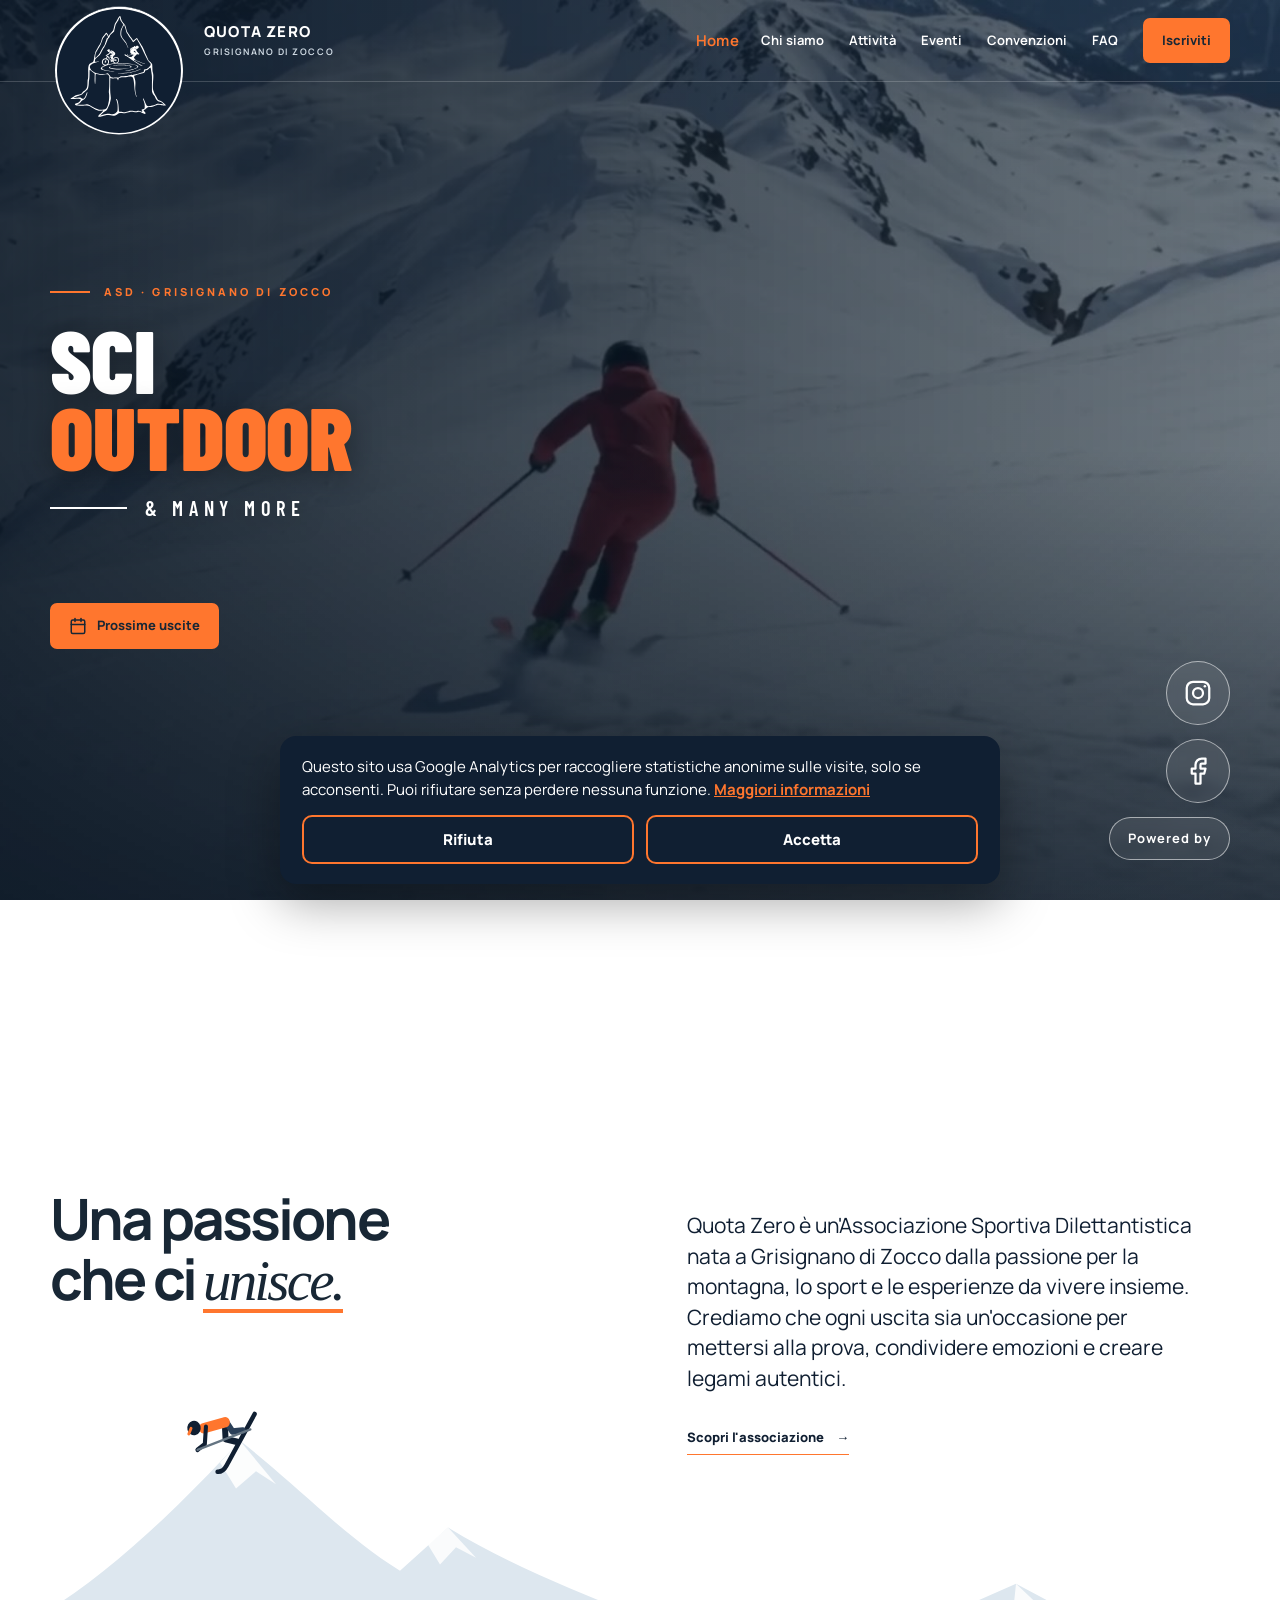
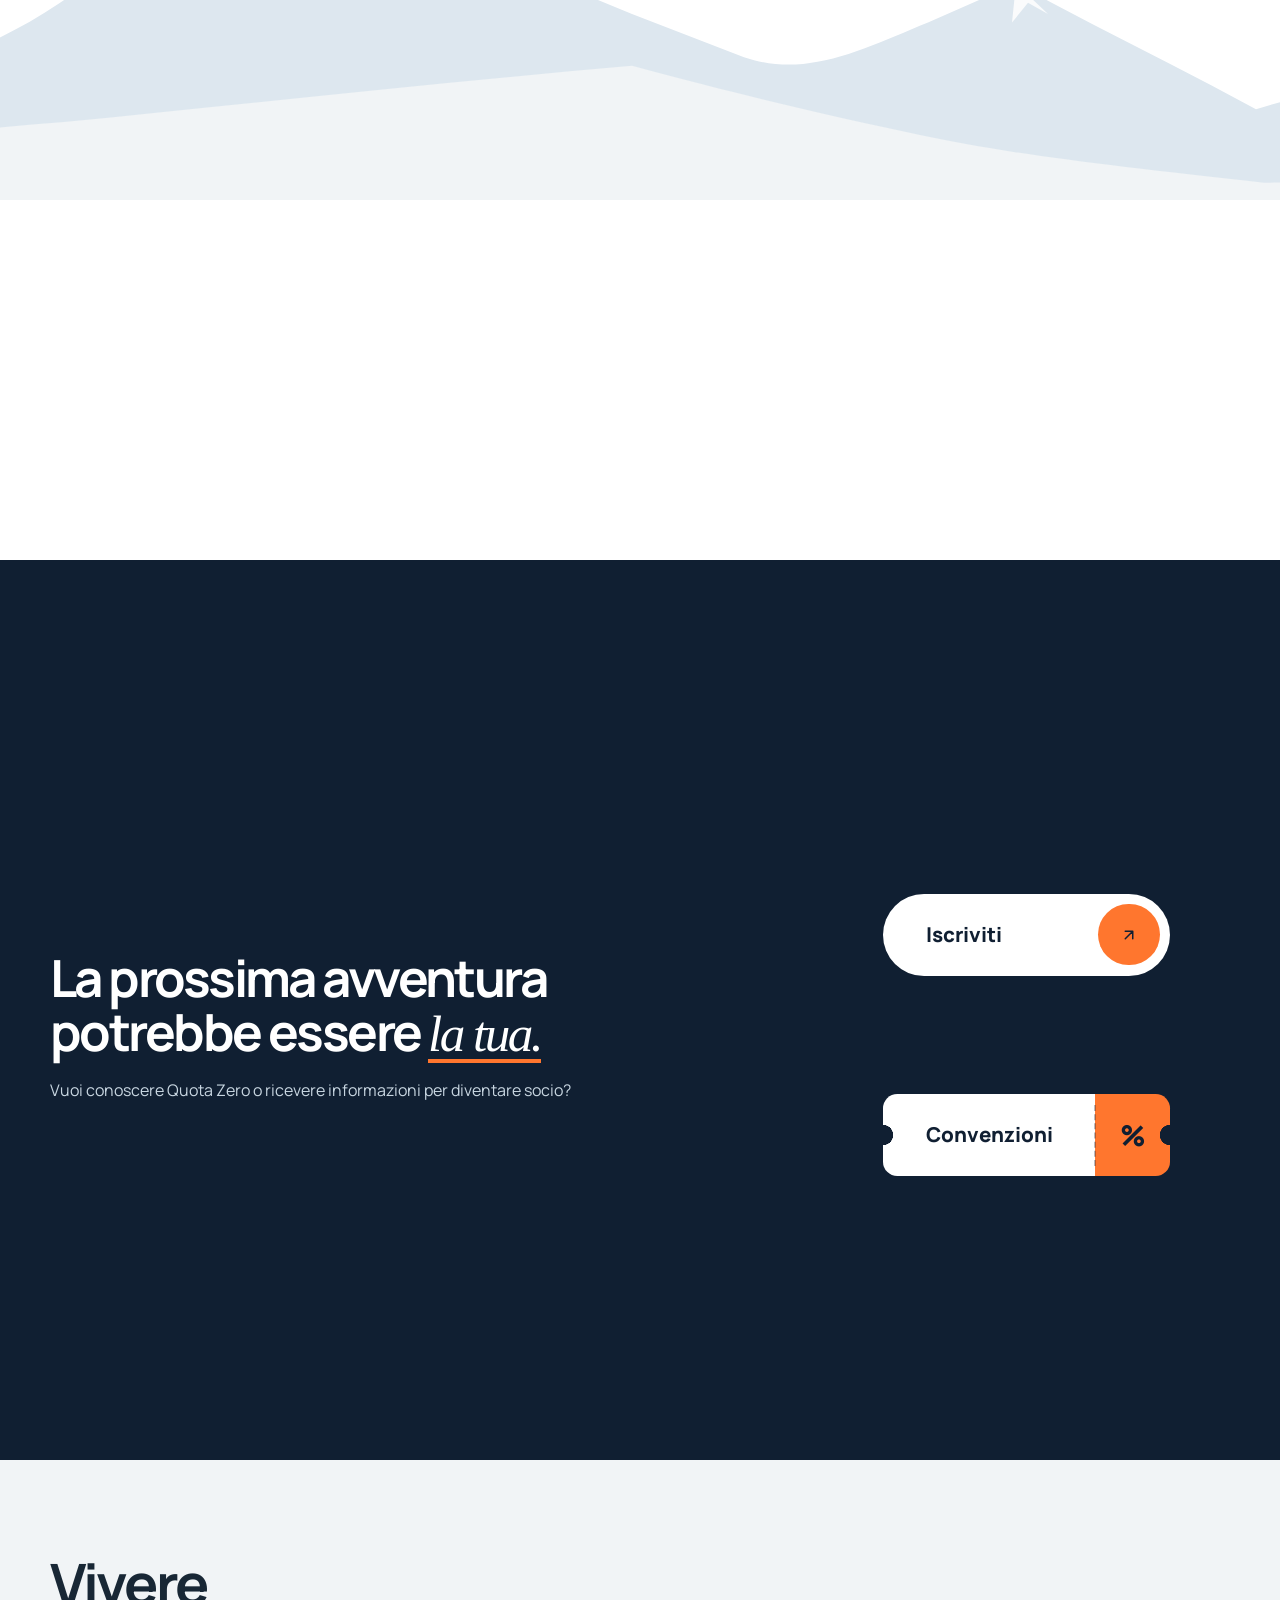
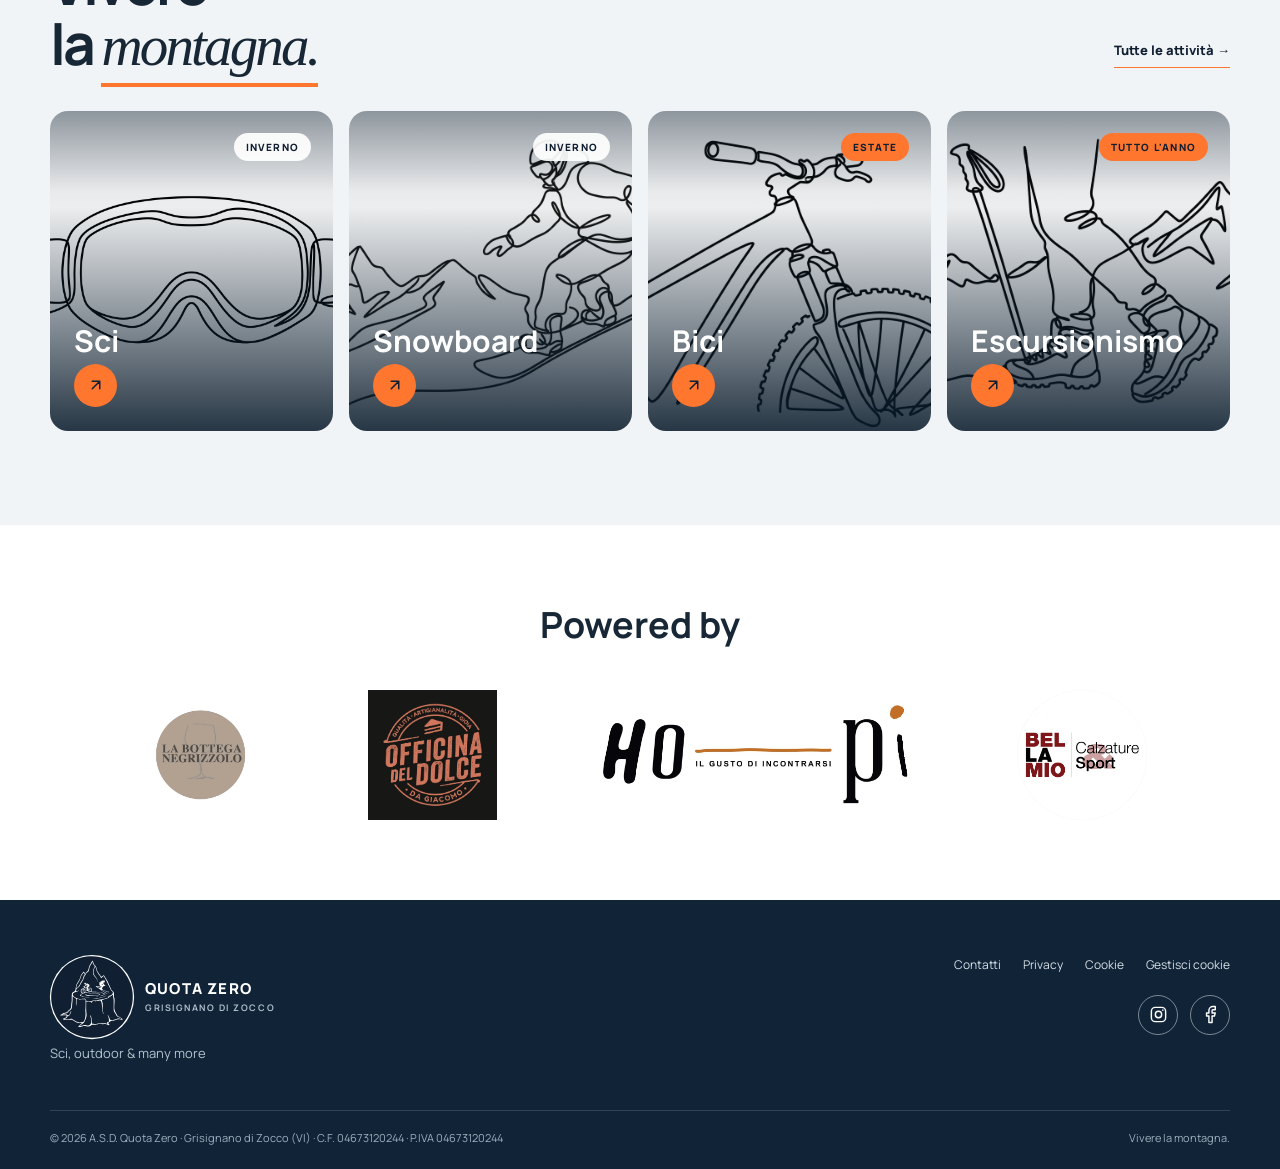
<file: index.html>
<!doctype html>
<html lang="it">

<head>
  <meta charset="utf-8">
  <meta name="viewport" content="width=device-width, initial-scale=1">
  <meta name="description"
    content="Quota Zero: sci, escursionismo ed esperienze da condividere. Associazione con sede a Grisignano di Zocco.">
  <meta name="theme-color" content="#172e49">
  <meta property="og:title" content="Quota Zero">
  <meta property="og:description" content="Sci, escursionismo, eventi e attività da vivere insieme.">
  <title>Quota Zero</title>
  <link rel="icon" type="image/svg+xml" sizes="any" href="assets/img/favicon.svg">
  <link rel="stylesheet" href="css/style.css">
  <script defer src="js/main.js"></script>
  <script defer src="js/home.js"></script>
  
  
</head>

<body>
  <div id="site-header"></div>
  <script src="js/layout.js"></script>

  <main>
    <section class="hero">
      <video class="hero-video" autoplay muted loop playsinline preload="metadata" poster="assets/img/hero-poster.jpg"
        aria-hidden="true">
        <source src="assets/video/hero-montagna.mp4" type="video/mp4">
      </video>

      <div class="hero-shade"></div>

      <div class="hero-content container">

        <div class="hero-title-group hero-reveal reveal-2">
          <p class="hero-kicker">ASD · GRISIGNANO DI ZOCCO</p>

          <h1 class="hero-title">
            <span class="line">Sci</span>
            <span class="line line-accent">outdoor</span>
            <span class="line-more">&amp; many more</span>
          </h1>

          <p class="hero-description">
            La tua prossima avventura inizia qui.<br>
            <strong>Tu ci sei?</strong>
          </p>
        </div>

        <div class="button-row hero-reveal reveal-4">
          <a class="button button-accent button-agenda" href="pages/eventi.html">
            <svg class="btn-icon" viewBox="0 0 24 24" fill="none" stroke="currentColor" stroke-width="2"
              stroke-linecap="round" stroke-linejoin="round" aria-hidden="true">
              <rect x="3" y="4" width="18" height="18" rx="2" ry="2"></rect>
              <line x1="16" y1="2" x2="16" y2="6"></line>
              <line x1="8" y1="2" x2="8" y2="6"></line>
              <line x1="3" y1="10" x2="21" y2="10"></line>
            </svg>
            <span>Prossime uscite</span>
          </a>
          <a class="button button-glass hero-iscriviti" href="pages/diventa-socio.html">Iscriviti</a>
        </div>
      </div>

      <div class="hero-scroll">
        <span></span>
        SCOPRI QUOTA ZERO
      </div>
      <div class="hero-social-wrap container">
        <div class="hero-social">

          <a href="https://www.instagram.com/quota_zero_outdoor/" target="_blank" rel="noopener" aria-label="Instagram"
            data-label="Instagram">
            <svg viewBox="0 0 24 24" fill="none" stroke="currentColor" stroke-width="1.8" stroke-linecap="round"
              stroke-linejoin="round" aria-hidden="true">
              <rect x="3" y="3" width="18" height="18" rx="5" />
              <circle cx="12" cy="12" r="4" />
              <circle cx="17.5" cy="6.5" r="1" fill="currentColor" stroke="none" />
            </svg>
          </a>
          <a href="https://www.facebook.com/profile.php?id=61596130182358" target="_blank" rel="noopener"
            aria-label="Facebook" data-label="Facebook">
            <svg viewBox="0 0 24 24" fill="none" stroke="currentColor" stroke-width="1.8" stroke-linecap="round"
              stroke-linejoin="round" aria-hidden="true">
              <path d="M18 2h-3a5 5 0 0 0-5 5v3H7v4h3v8h4v-8h3l1-4h-4V7a1 1 0 0 1 1-1h3z" />
            </svg>
          </a>
          <a class="hero-powered" href="#sponsor">Powered by</a>
        </div>
      </div>
    </section>

    <section class="intro-section" id="intro">
      <div class="intro-stage">

        <div class="container intro-content">
          <div class="intro-grid">
            <h2 class="reveal-on-scroll">Una passione<br>che ci <em class="underline-draw">unisce.</em></h2>
            <div>
              <p class="lead reveal-on-scroll" style="--delay:.2s">Quota Zero è un'Associazione Sportiva Dilettantistica
                nata a Grisignano di Zocco
                dalla passione per la montagna, lo sport e le esperienze da vivere insieme. Crediamo che ogni uscita sia
                un'occasione per mettersi alla prova, condividere emozioni e creare legami autentici.</p>
              <a class="text-link reveal-on-scroll" style="--delay:.4s" href="pages/associazione.html">Scopri
                l'associazione
                <span>→</span></a>
            </div>
          </div>
        </div>


        <svg class="ski-scene" viewBox="0 0 1600 520" preserveAspectRatio="none" aria-hidden="true">
          <g class="mobile-ski-scene">
            <g class="mountain-landscape">
              <!-- MONTAGNE AZZURRE: profilo alpino esteso -->
              <path d="
      M-600,520
      L-600,430
      C-400,420 -220,390 -100,365
      C40,335 160,245 300,105
      C370,155 430,215 500,255
      L560,205
      C630,245 710,275 790,305
      L930,355
      C1010,380 1080,345 1160,315
      L1270,270
      C1370,320 1470,365 1570,415
      L1700,380
      L2200,430
      L2200,520
      Z" fill="#dde7ef" />

              <!-- Neve sulle cime -->
              <path d="M300,105 L345,155 L320,140 L295,160 L275,130 Z" fill="#fff" opacity=".9" />

              <path d="M560,205 L595,240 L570,228 L550,248 L535,225 Z" fill="#fff" opacity=".85" />

              <path d="M1270,270 L1310,305 L1285,292 L1265,315 Z" fill="#fff" opacity=".85" />


              <!-- MONTAGNA BIANCA ANTERIORE -->
              <!-- La sua cresta incontra il tracciato arancione -->
              <path d="
     M-600,520
L-600,475

C-350,465 -120,445 80,430
C300,410 540,385 790,365

C950,405 1050,425 1150,445
S1380,480 1580,500

C1750,500 1950,480 2200,460

L2200,520
Z" fill="#f1f4f6" />

            </g>
            <!-- TRACCIATO SCIATORE -->
            <path id="ski-trail" d="
    M300,105

    C270,155 320,205 400,245
    S550,300 650,330
    S750,355 790,365

    C950,405 1050,425 1150,445
    S1380,480 1580,500

    C1630,505 1690,510 1760,515
    C1820,518 1880,520 1950,520

" fill="none" stroke="#ff762e" stroke-width="3" stroke-linecap="round" />


            <!-- SCIATORE -->
            <g id="skier">
              <g transform="scale(1.5)">

                <path d="M-24,0 L22,0 Q28,0 30,-4" stroke="#101f32" stroke-width="3.6" stroke-linecap="round"
                  fill="none" />

                <path d="M-4,-17 L5,-11 L2,-2" stroke="#101f32" stroke-width="5" stroke-linecap="round"
                  stroke-linejoin="round" fill="none" />

                <path d="M-7,-18 L-3,-9 L-8,-2" stroke="#2a3f58" stroke-width="5" stroke-linecap="round"
                  stroke-linejoin="round" fill="none" />

                <path d="M-6,-18 L7,-31" stroke="#ff762e" stroke-width="8" stroke-linecap="round" fill="none" />

                <path d="M5,-30 L17,-24 L24,-27" stroke="#101f32" stroke-width="3.4" stroke-linecap="round"
                  stroke-linejoin="round" fill="none" />

                <path d="M24,-27 L-12,3" stroke="#647482" stroke-width="1.8" stroke-linecap="round" fill="none" />

                <circle cx="11" cy="-38" r="5.6" fill="#101f32" />

                <path d="M12.5,-40 L17,-39.5" stroke="#ff762e" stroke-width="2.4" stroke-linecap="round" />
              </g>
            </g>
          </g>
        </svg>
      </div>
    </section>

    <section class="join-band">
      <div class="container join-inner">
        <div>
          <h2 class="reveal-on-scroll">La prossima avventura<br>potrebbe essere <em class="underline-draw">la tua.</em>
          </h2>
          <p>Vuoi conoscere Quota Zero o ricevere informazioni per diventare socio?</p>
        </div>

        <div class="join-actions reveal-on-scroll" style="--delay:.4s">
          <a class="cta-pill" href="pages/diventa-socio.html">
            <span class="cta-pill-label" data-text="Iscriviti"><span>Iscriviti</span></span>
            <span class="cta-pill-icon" aria-hidden="true">
              <svg viewBox="0 0 24 24" fill="none">
                <path d="M7 17L17 7M7 7H17V17" stroke="currentColor" stroke-width="2" stroke-linecap="round"
                  stroke-linejoin="round" />
              </svg>
            </span>
          </a>
          <a class="cta-ticket" href="pages/sponsor.html">
            <span class="cta-ticket-main">Convenzioni</span>
            <span class="cta-ticket-stub" aria-hidden="true">%</span>
          </a>
        </div>
      </div>
    </section>

    <section class="activities-section section">
      <div class="container">
        <div class="section-heading">
          <div>
            <h2 class="reveal-on-scroll">Vivere<br>la <em class="underline-draw underline-low">montagna.</em></h2>
          </div><a class="text-link" href="pages/attivita.html">Tutte le attività →</a>
        </div>

        <div class="activity-grid">
          <a class="activity-card ski-card" href="pages/attivita.html#sci">
            <span class="season-tag snow">Inverno</span>
            <div>
              <h3>Sci</h3>
              <span class="round-arrow" aria-hidden="true">
                <svg viewBox="0 0 24 24" fill="none">
                  <path d="M7 17L17 7M7 7H17V17" stroke="currentColor" stroke-width="2" stroke-linecap="round"
                    stroke-linejoin="round" />
                </svg>
              </span>
            </div>
          </a>

          <a class="activity-card snowboard-card" href="pages/attivita.html#Snowboard">
            <span class="season-tag snow">Inverno</span>
            <div>
              <h3>Snowboard</h3>
              <span class="round-arrow" aria-hidden="true">
                <svg viewBox="0 0 24 24" fill="none">
                  <path d="M7 17L17 7M7 7H17V17" stroke="currentColor" stroke-width="2" stroke-linecap="round"
                    stroke-linejoin="round" />
                </svg>
              </span>
            </div>
          </a>

          <a class="activity-card mtb-card" href="pages/attivita.html#Bici">
            <span class="season-tag nosnow">Estate</span>
            <div>
              <h3>Bici</h3>
              <span class="round-arrow" aria-hidden="true">
                <svg viewBox="0 0 24 24" fill="none">
                  <path d="M7 17L17 7M7 7H17V17" stroke="currentColor" stroke-width="2" stroke-linecap="round"
                    stroke-linejoin="round" />
                </svg>
              </span>
            </div>
          </a>

          <a class="activity-card hike-card" href="pages/attivita.html#escursionismo">

            <span class="season-tag nosnow">Tutto l'anno</span>
            <div>
              <h3>Escursionismo</h3>
              <span class="round-arrow" aria-hidden="true">
                <svg viewBox="0 0 24 24" fill="none">
                  <path d="M7 17L17 7M7 7H17V17" stroke="currentColor" stroke-width="2" stroke-linecap="round"
                    stroke-linejoin="round" />
                </svg>
              </span>
            </div>
          </a>
        </div>
      </div>
    </section>
    <section class="sponsor-section" id="sponsor">
      <div class="container">
        <h2>Powered by</h2>
        <div class="sponsor-logos">
          <a href="https://www.instagram.com/labotteganegrizzolo/" target="_blank" rel="noopener">
            <img src="assets/img/negrizzolo.jpg" alt="Negrizzolo">
          </a>
          <a href="https://www.instagram.com/officinadeldolce_/" target="_blank" rel="noopener">
            <img src="assets/img/officina-del-dolce.jpg" alt="officina-del-dolce">
          </a>
          <a href="https://www.instagram.com/bistro_hopi/" target="_blank" rel="noopener">
            <img src="assets/img/hopi.jpg" alt="hopi">
          </a>
          <a href="https://www.instagram.com/bellamio_calzature_e_sport/" target="_blank" rel="noopener">
            <img src="assets/img/bellamio-logo.jpg" alt="bellamio">
          </a>
        </div>
      </div>
    </section>

  </main>
  <div id="site-footer"></div>
</body>

</html>
</file>
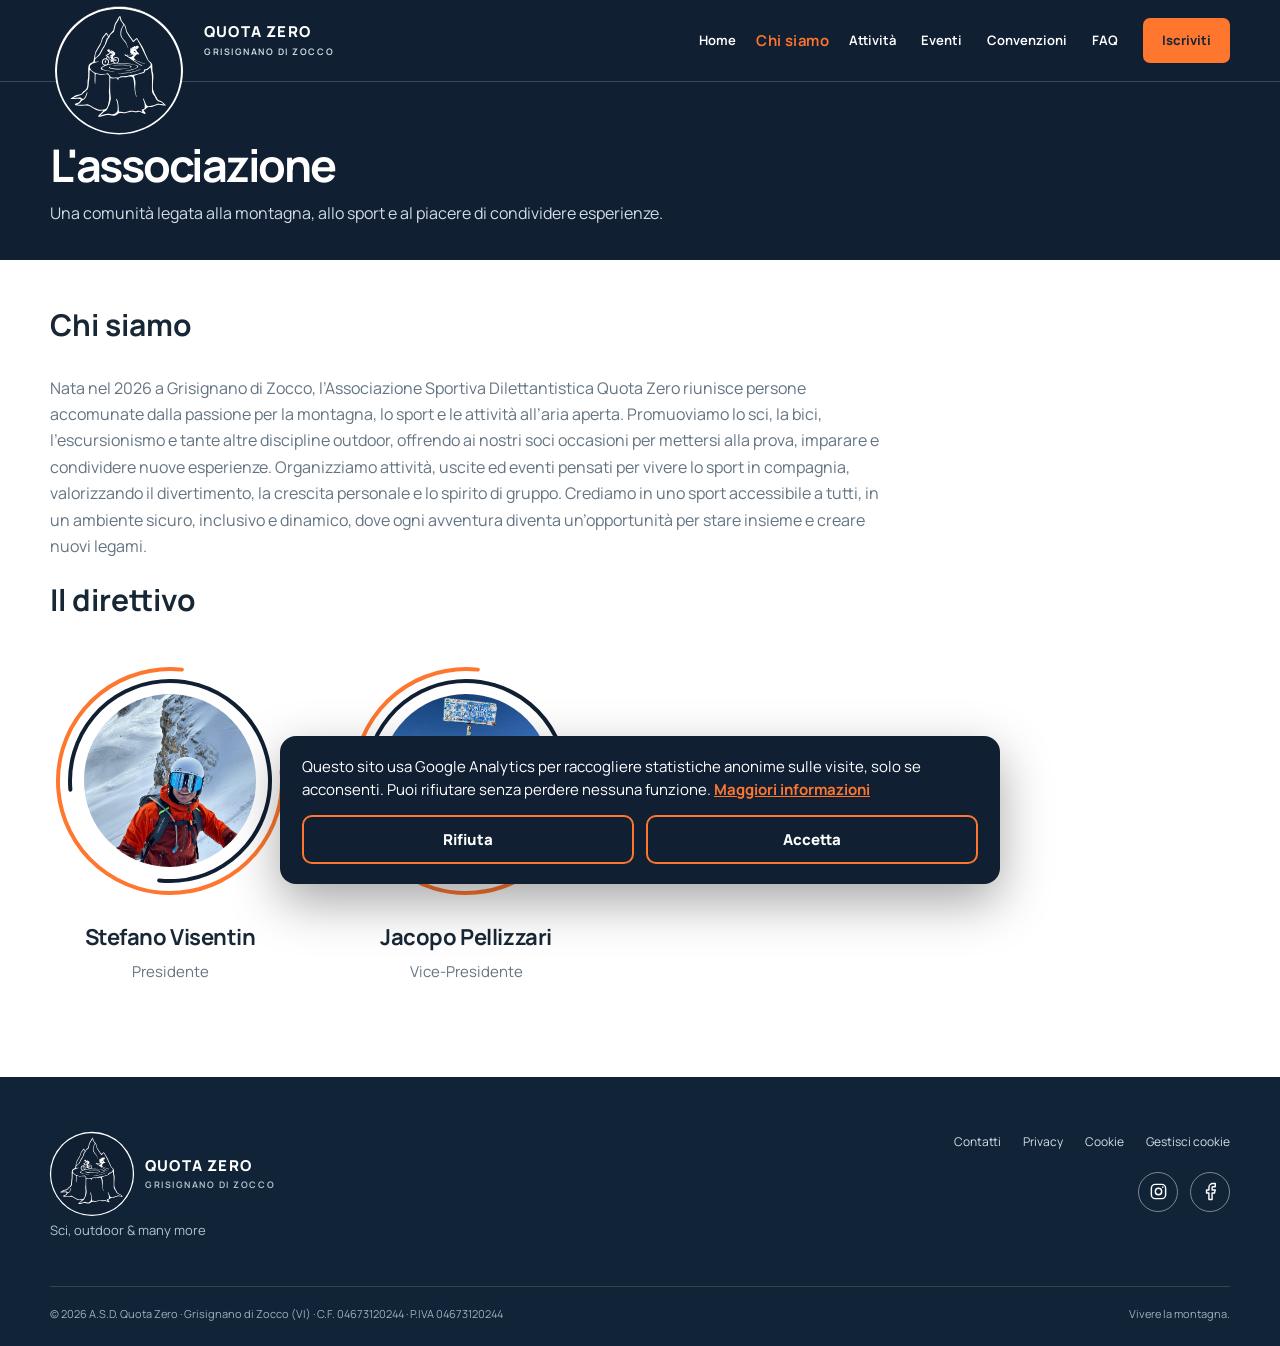
<file: pages/associazione.html>
<!doctype html>
<html lang="it">

<head>
    <meta charset="utf-8">
    <meta name="viewport" content="width=device-width,initial-scale=1">
    <meta name="description" content="L'associazione - Quota Zero, Grisignano di Zocco">
    <title>L'associazione | Quota Zero</title>
    <link rel="icon" type="image/svg+xml" href="../assets/img/favicon.svg">
    <link rel="stylesheet" href="../css/style.css">
    <script defer src="../js/main.js"></script>
    <link rel="stylesheet" href="../css/Direttivo.css">
    <script defer src="../js/Direttivo.js"></script>
</head>

<body>
    <div id="site-header"></div>
    <script src="../js/layout.js" data-root="../"></script>
    <main>
        <section class="page-hero">
            <div class="container">
                <h1>L'associazione</h1>
                <p>Una comunità legata alla montagna, allo sport e al piacere di condividere esperienze.</p>
            </div>
        </section>
        <section class="section container page-top">
            <div class="prose">
                <h2>Chi siamo</h2>
                <p>Nata nel 2026 a Grisignano di Zocco, l’Associazione Sportiva Dilettantistica Quota Zero riunisce
                    persone accomunate dalla passione per la montagna, lo sport e le attività all’aria aperta.
                    Promuoviamo lo sci, la bici, l’escursionismo e tante altre discipline outdoor, offrendo ai nostri
                    soci occasioni per mettersi alla prova, imparare e condividere nuove esperienze. Organizziamo
                    attività, uscite ed eventi pensati per vivere lo sport in compagnia, valorizzando il divertimento,
                    la crescita personale e lo spirito di gruppo. Crediamo in uno sport accessibile a tutti, in un
                    ambiente sicuro, inclusivo e dinamico, dove ogni avventura diventa un’opportunità per stare insieme
                    e creare nuovi legami.</p>
                <h2>Il direttivo</h2>
                <div id="direttivo" class="direttivo"></div>
            </div>
        </section>
    </main>
    <div id="site-footer"></div>
</body>

</html>
</file>
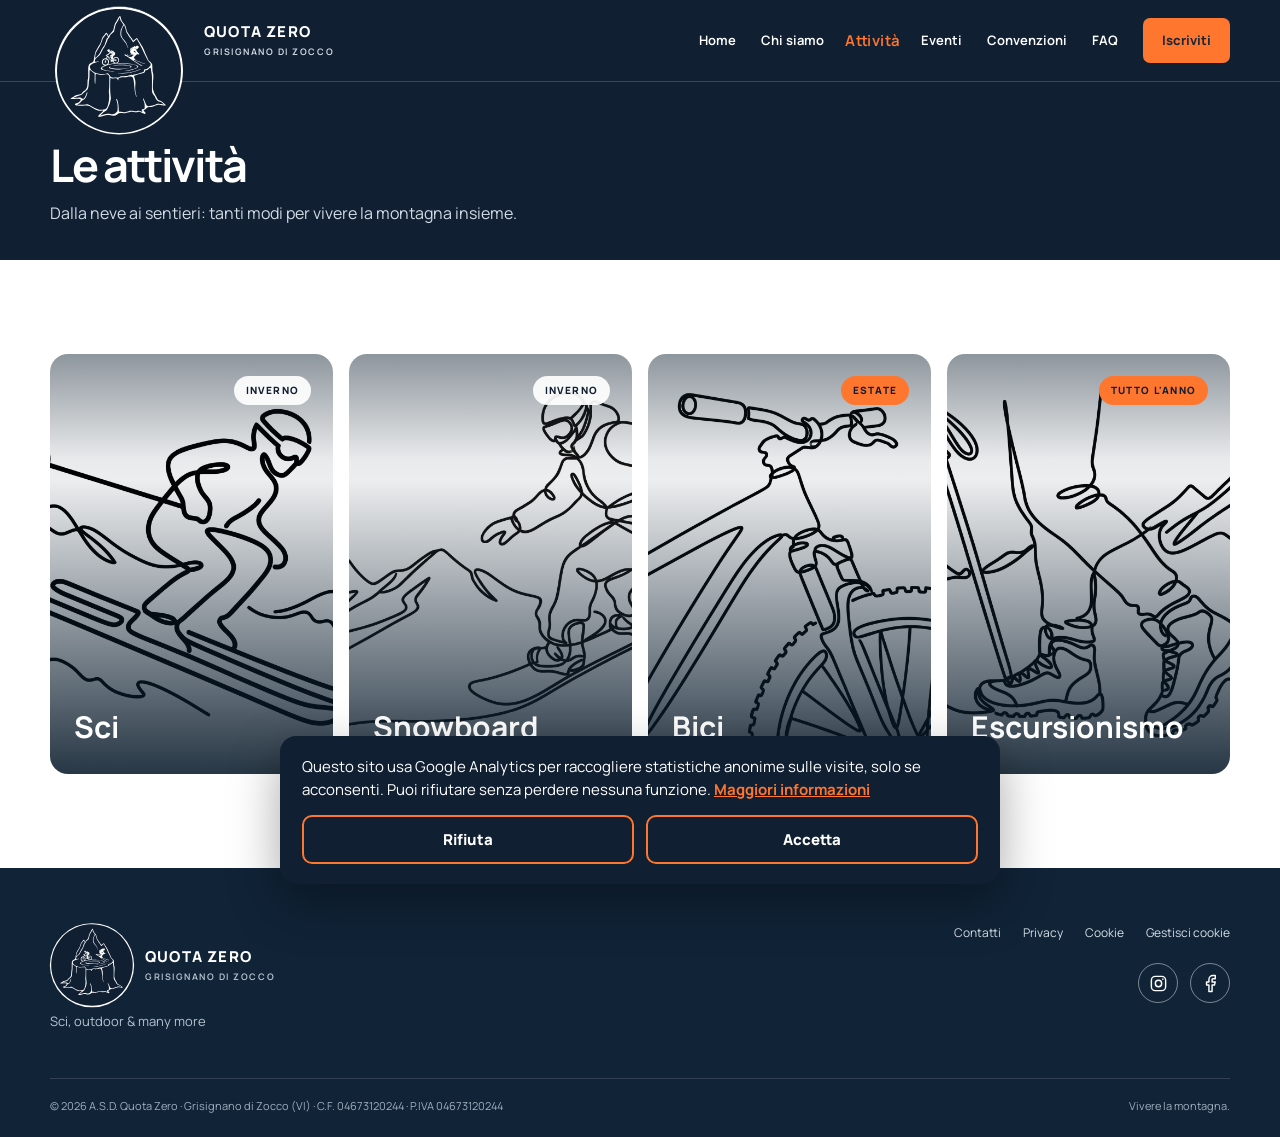
<file: pages/attivita.html>
<!doctype html>
<html lang="it">

<head>
    <meta charset="utf-8">
    <meta name="viewport" content="width=device-width,initial-scale=1">
    <meta name="description" content="Le attività - Quota Zero, Grisignano di Zocco">
    <title>Le attività | Quota Zero</title>
    <link rel="icon" type="image/svg+xml" href="../assets/img/favicon.svg">
    <link rel="stylesheet" href="../css/style.css">
    <script defer src="../js/main.js"></script>
</head>

<body>
    <div id="site-header"></div>
    <script src="../js/layout.js" data-root="../"></script>
    <main>
        <section class="page-hero">
            <div class="container">
                <h1>Le attività</h1>
                <p>Dalla neve ai sentieri: tanti modi per vivere la montagna insieme.</p>
            </div>
        </section>
        <section class="section container">
            <div class="activity-grid sports-grid">

                <article class="activity-card sci-attivita-card">
                    <span class="season-tag snow">Inverno</span>
                    <div>
                        <h3>Sci</h3>
                        <p>Giornate sulle piste con il gruppo.</p>
                    </div>
                </article>

                <article class="activity-card snowboard-card">
                    <span class="season-tag snow">Inverno</span>
                    <div>
                        <h3>Snowboard</h3>
                        <p>Tavola ai piedi e neve fresca.</p>
                    </div>
                </article>
                <article class="activity-card mtb-card">
                    <span class="season-tag nosnow">Estate</span>
                    <div>
                        <h3>Bici</h3>
                        <p>Salite, discese e sentieri su due ruote.</p>
                    </div>
                </article>
                <article class="activity-card hike-card">
                    <span class="season-tag nosnow">Tutto l'anno</span>
                    <div>
                        <h3>Escursionismo</h3>
                        <p>Sentieri e panorami da raggiungere insieme.</p>
                    </div>
                </article>
            </div>
        </section>

    </main>
    <div id="site-footer"></div>
</body>

</html>
</file>
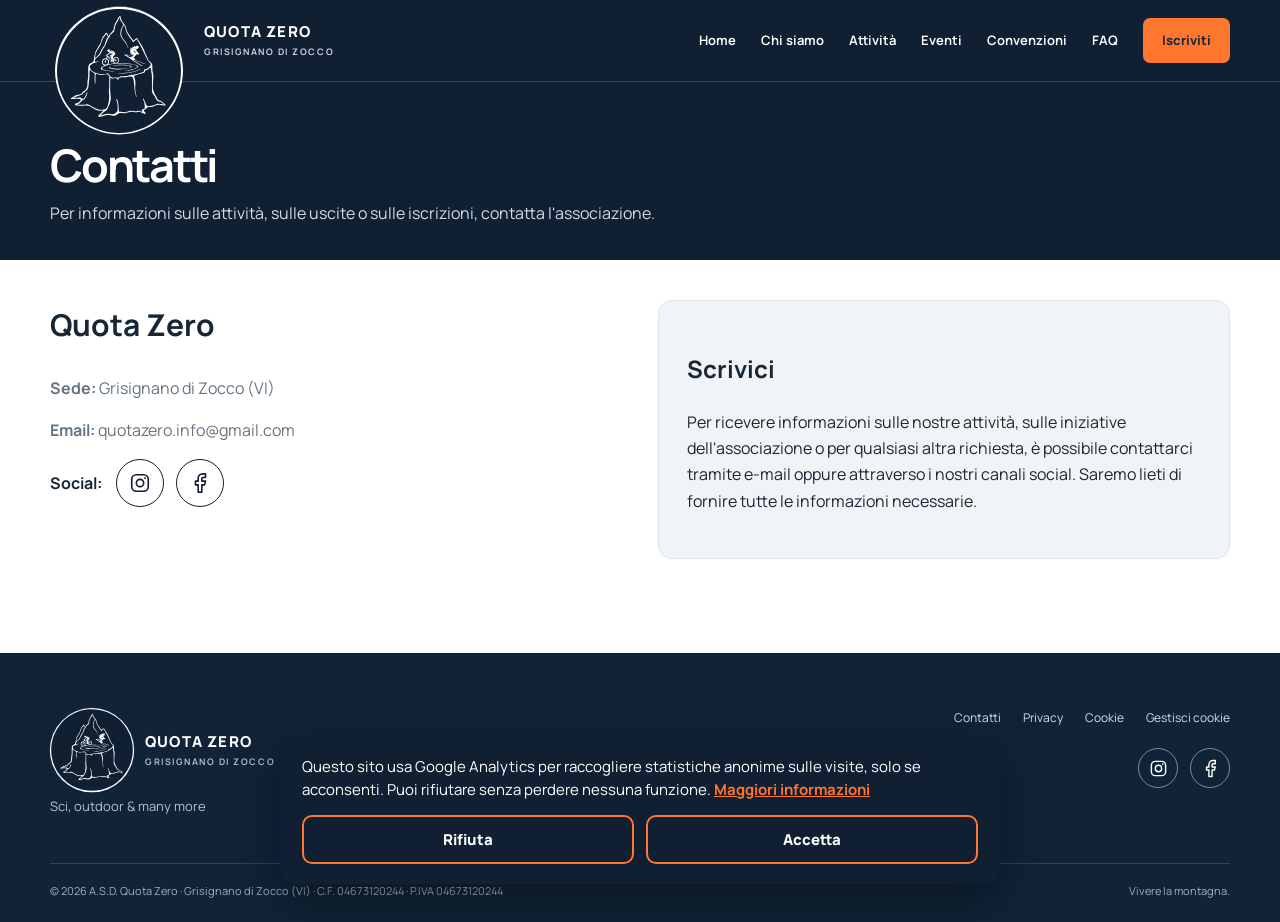
<file: pages/contatti.html>
<!doctype html>
<html lang="it">

<head>
    <meta charset="utf-8">
    <meta name="viewport" content="width=device-width,initial-scale=1">
    <meta name="description" content="Contatti - Quota Zero, Grisignano di Zocco">
    <title>Contatti | Quota Zero</title>
    <link rel="icon" type="image/svg+xml" href="../assets/img/favicon.svg">
    <link rel="stylesheet" href="../css/style.css">
    <script defer src="../js/main.js"></script>
</head>

<body>
    <div id="site-header"></div>
    <script src="../js/layout.js" data-root="../"></script>
    <main>
        <section class="page-hero">
            <div class="container">
                <h1>Contatti</h1>
                <p>Per informazioni sulle attività, sulle uscite o sulle iscrizioni, contatta l'associazione.</p>
            </div>
        </section>
        <section class="section container page-top">
            <div class="two-col">
                <div class="prose">
                    <h2>Quota Zero</h2>
                    <p><strong>Sede:</strong> Grisignano di Zocco (VI)</p>
                    <p><strong>Email:</strong> quotazero.info@gmail.com</p>
                    <!--<p><strong>Telefono / WhatsApp:</strong> da inserire</p> -->
                    <div class="contact-row">
                        <strong>Social:</strong>
                        <div class="contact-social">
                            <a href="https://www.instagram.com/quota_zero_outdoor/" target="_blank" rel="noopener"
                                aria-label="Instagram">
                                <svg viewBox="0 0 24 24" fill="none" stroke="currentColor" stroke-width="1.8"
                                    stroke-linecap="round" stroke-linejoin="round" aria-hidden="true">
                                    <rect x="3" y="3" width="18" height="18" rx="5" />
                                    <circle cx="12" cy="12" r="4" />
                                    <circle cx="17.5" cy="6.5" r="1" fill="currentColor" stroke="none" />
                                </svg>
                            </a>
                            <a href="https://www.facebook.com/profile.php?id=61596130182358" target="_blank" rel="noopener"
                                aria-label="Facebook">
                                <svg viewBox="0 0 24 24" fill="none" stroke="currentColor" stroke-width="1.8"
                                    stroke-linecap="round" stroke-linejoin="round" aria-hidden="true">
                                    <path d="M18 2h-3a5 5 0 0 0-5 5v3H7v4h3v8h4v-8h3l1-4h-4V7a1 1 0 0 1 1-1h3z" />
                                </svg>
                            </a>
                        </div>
                    </div>
                </div>
                <div class="form-placeholder">
                    <h2>Scrivici</h2>
                    <p>Per ricevere informazioni sulle nostre attività, sulle iniziative dell'associazione o per
                        qualsiasi altra richiesta, è possibile contattarci tramite e-mail oppure attraverso i nostri
                        canali social. Saremo lieti di fornire tutte le informazioni necessarie.</p>
                </div>
            </div>
        </section>
    </main>
    <div id="site-footer"></div>
</body>

</html>
</file>
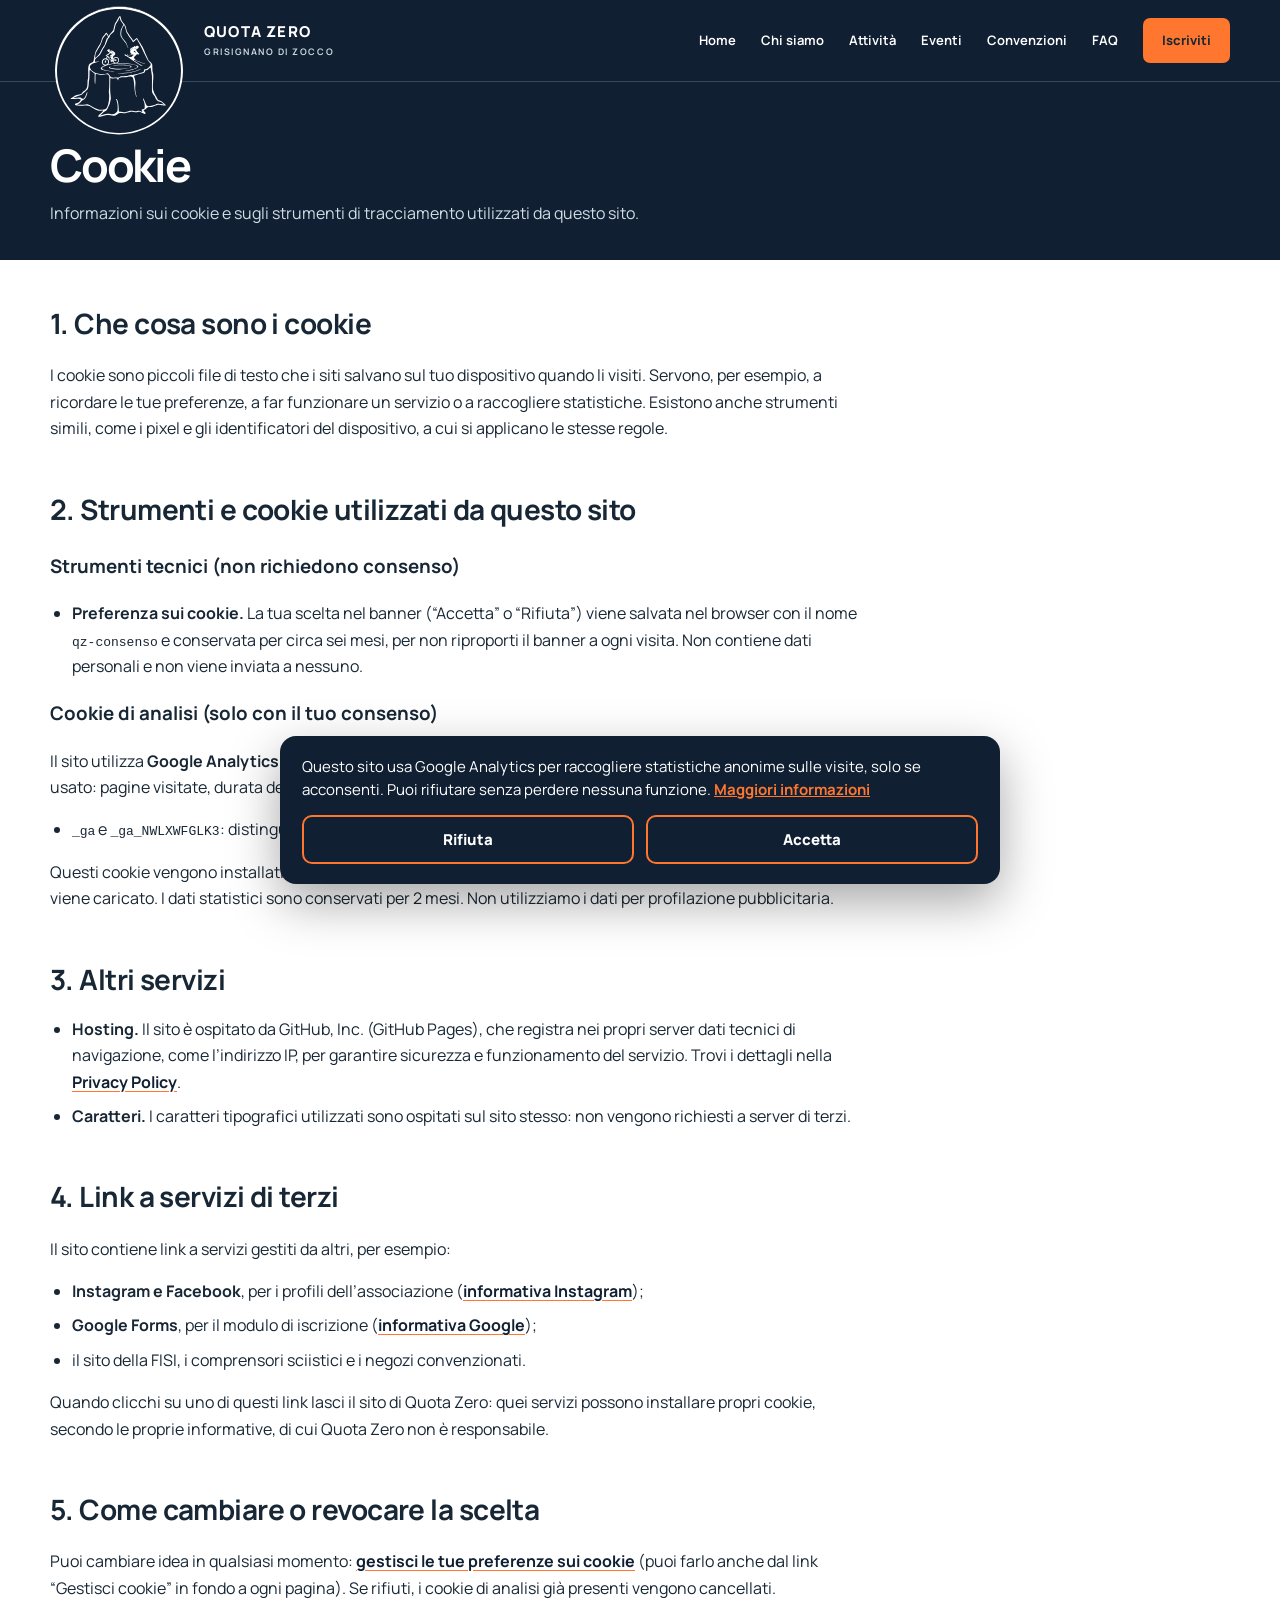
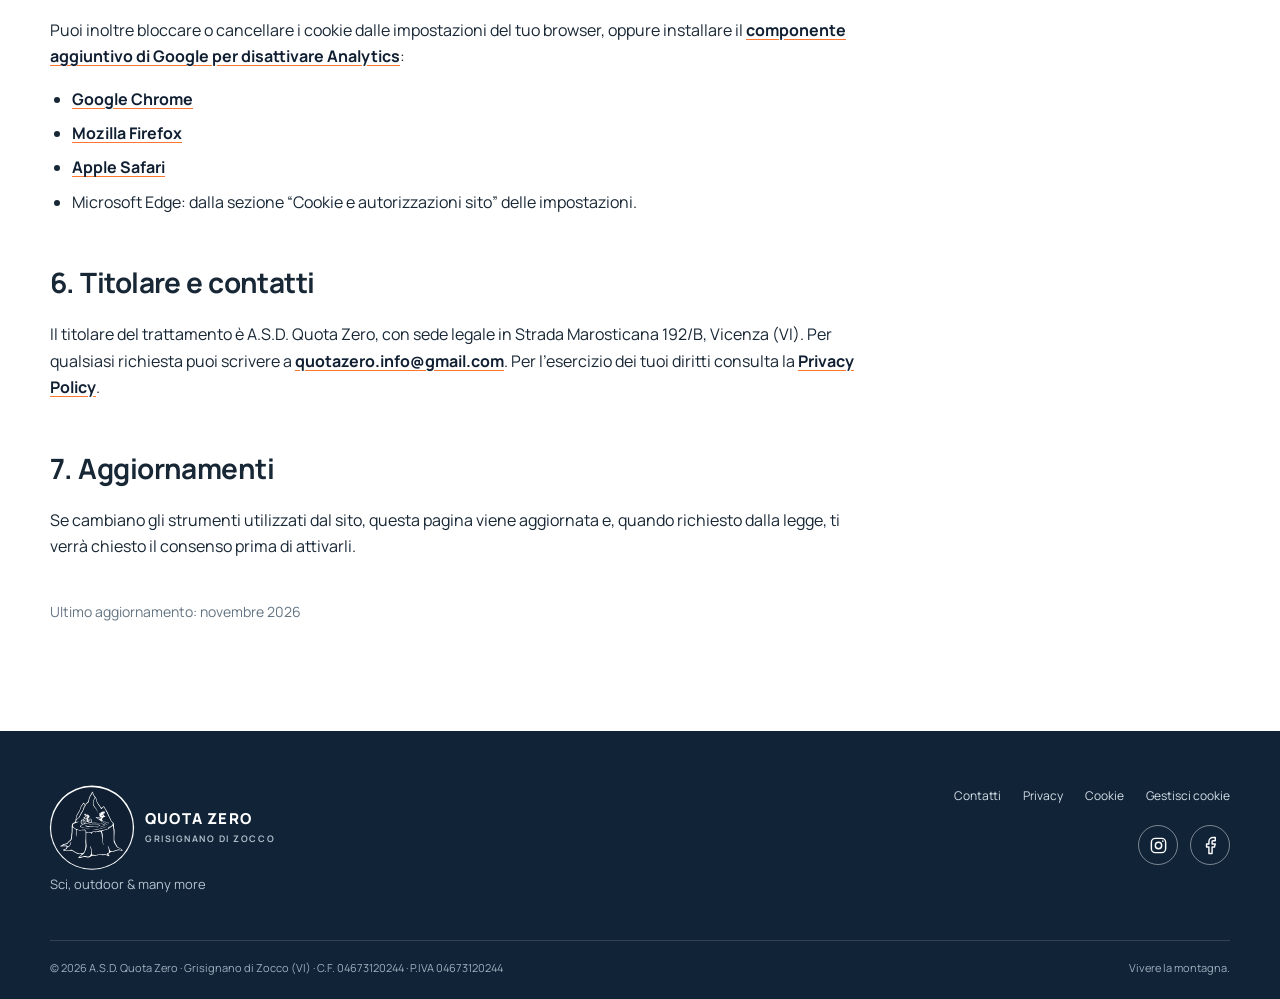
<file: pages/cookie.html>
<!doctype html>
<html lang="it">

<head>
    <meta charset="utf-8">
    <meta name="viewport" content="width=device-width, initial-scale=1">
    <meta name="description"
        content="Informazioni sui cookie e sugli strumenti di tracciamento utilizzati dal sito di Quota Zero.">
    <title>Cookie Policy | Quota Zero</title>
    <link rel="icon" type="image/svg+xml" href="../assets/img/favicon.svg">
    <link rel="stylesheet" href="../css/style.css">
    <link rel="stylesheet" href="../css/Legale.css">
    <script defer src="../js/main.js"></script>
    <script defer src="../js/Legale.js"></script>
</head>

<body>
    <div id="site-header"></div>
    <script src="../js/layout.js" data-root="../"></script>

    <main>
        <section class="page-hero">
            <div class="container">
                <h1>Cookie</h1>
                <p>Informazioni sui cookie e sugli strumenti di tracciamento utilizzati da questo sito.</p>
            </div>
        </section>

        <section class="section container page-top">
            <div class="legal">

                <h2>1. Che cosa sono i cookie</h2>
                <p>I cookie sono piccoli file di testo che i siti salvano sul tuo dispositivo quando li visiti. Servono,
                    per esempio, a ricordare le tue preferenze, a far funzionare un servizio o a raccogliere
                    statistiche. Esistono anche strumenti simili, come i pixel e gli identificatori del dispositivo, a
                    cui si applicano le stesse regole.</p>

                <h2>2. Strumenti e cookie utilizzati da questo sito</h2>
                <h3>Strumenti tecnici (non richiedono consenso)</h3>
                <ul>
                    <li><strong>Preferenza sui cookie.</strong> La tua scelta nel banner (“Accetta” o “Rifiuta”) viene
                        salvata nel browser con il nome <code>qz-consenso</code> e conservata per circa sei mesi, per
                        non riproporti il banner a ogni visita. Non contiene dati personali e non viene inviata a
                        nessuno.</li>
                </ul>

                <h3>Cookie di analisi (solo con il tuo consenso)</h3>
                <p>Il sito utilizza <strong>Google Analytics</strong> (Google Ireland Limited e Google LLC) per capire,
                    in forma aggregata, come viene usato: pagine visitate, durata delle visite, provenienza, tipo di
                    dispositivo. Lo strumento installa questi cookie:</p>
                <ul>
                    <li><code>_ga</code> e <code>_ga_NWLXWFGLK3</code>: distinguono i visitatori e raccolgono le
                        statistiche. Durano fino a 2 anni.</li>
                </ul>
                <p>Questi cookie vengono installati <strong>solo dopo il tuo consenso</strong>: se rifiuti o ignori il
                    banner, Google Analytics non viene caricato. I dati statistici sono conservati per 2 mesi. Non
                    utilizziamo i dati per profilazione pubblicitaria.</p>

                <h2>3. Altri servizi</h2>
                <ul>
                    <li><strong>Hosting.</strong> Il sito è ospitato da GitHub, Inc. (GitHub Pages), che registra nei
                        propri server dati tecnici di navigazione, come l’indirizzo IP, per garantire sicurezza e
                        funzionamento del servizio. Trovi i dettagli nella <a href="privacy.html">Privacy Policy</a>.
                    </li>
                    <li><strong>Caratteri.</strong> I caratteri tipografici utilizzati sono ospitati sul sito stesso:
                        non vengono richiesti a server di terzi.</li>
                </ul>

                <h2>4. Link a servizi di terzi</h2>
                <p>Il sito contiene link a servizi gestiti da altri, per esempio:</p>
                <ul>
                    <li><strong>Instagram e Facebook</strong>, per i profili dell’associazione (<a
                            href="https://www.instagram.com/legal/privacy/" target="_blank" rel="noopener">informativa
                            Instagram</a>);</li>
                    <li><strong>Google Forms</strong>, per il modulo di iscrizione (<a
                            href="https://policies.google.com/privacy" target="_blank" rel="noopener">informativa
                            Google</a>);</li>
                    <li>il sito della FISI, i comprensori sciistici e i negozi convenzionati.</li>
                </ul>
                <p>Quando clicchi su uno di questi link lasci il sito di Quota Zero: quei servizi possono installare
                    propri cookie, secondo le proprie informative, di cui Quota Zero non è responsabile.</p>

                <h2>5. Come cambiare o revocare la scelta</h2>
                <p>Puoi cambiare idea in qualsiasi momento: <a href="#"
                        onclick="window.apriConsenso && apriConsenso(); return false;">gestisci le tue preferenze sui
                        cookie</a> (puoi farlo anche dal link “Gestisci cookie” in fondo a ogni pagina). Se rifiuti, i
                    cookie di analisi già presenti vengono cancellati.</p>
                <p>Puoi inoltre bloccare o cancellare i cookie dalle impostazioni del tuo browser, oppure installare il
                    <a href="https://tools.google.com/dlpage/gaoptout" target="_blank" rel="noopener">componente
                        aggiuntivo di Google per disattivare Analytics</a>:</p>
                <ul>
                    <li><a href="https://support.google.com/chrome/answer/95647?hl=it" target="_blank"
                            rel="noopener">Google Chrome</a></li>
                    <li><a href="https://support.mozilla.org/it/kb/Gestione%20dei%20cookie" target="_blank"
                            rel="noopener">Mozilla Firefox</a></li>
                    <li><a href="https://support.apple.com/it-it/guide/safari/sfri11471/mac" target="_blank"
                            rel="noopener">Apple Safari</a></li>
                    <li>Microsoft Edge: dalla sezione “Cookie e autorizzazioni sito” delle impostazioni.</li>
                </ul>

                <h2>6. Titolare e contatti</h2>
                <p>Il titolare del trattamento è <bold class="da-compilare" data-f="denominazione">Quota Zero Associazione Sportiva Dilettantistica</bold>, con sede legale in <bold class="da-compilare" data-f="sede">Strada Marosticana 192/B, Vicenza (VI)</bold>. Per qualsiasi richiesta puoi scrivere a <a class="da-compilare"
                        data-f="email" data-mailto href="#">quotazero.info@gmail.com</a>. Per l’esercizio dei tuoi diritti
                    consulta la <a href="privacy.html">Privacy Policy</a>.</p>

                <h2>7. Aggiornamenti</h2>
                <p>Se cambiano gli strumenti utilizzati dal sito, questa pagina viene aggiornata e, quando richiesto
                    dalla legge, ti verrà chiesto il consenso prima di attivarli.</p>

                <p class="legal-update">Ultimo aggiornamento: novembre 2026</p>
            </div>
        </section>
    </main>

    <div id="site-footer"></div>
</body>

</html>
</file>
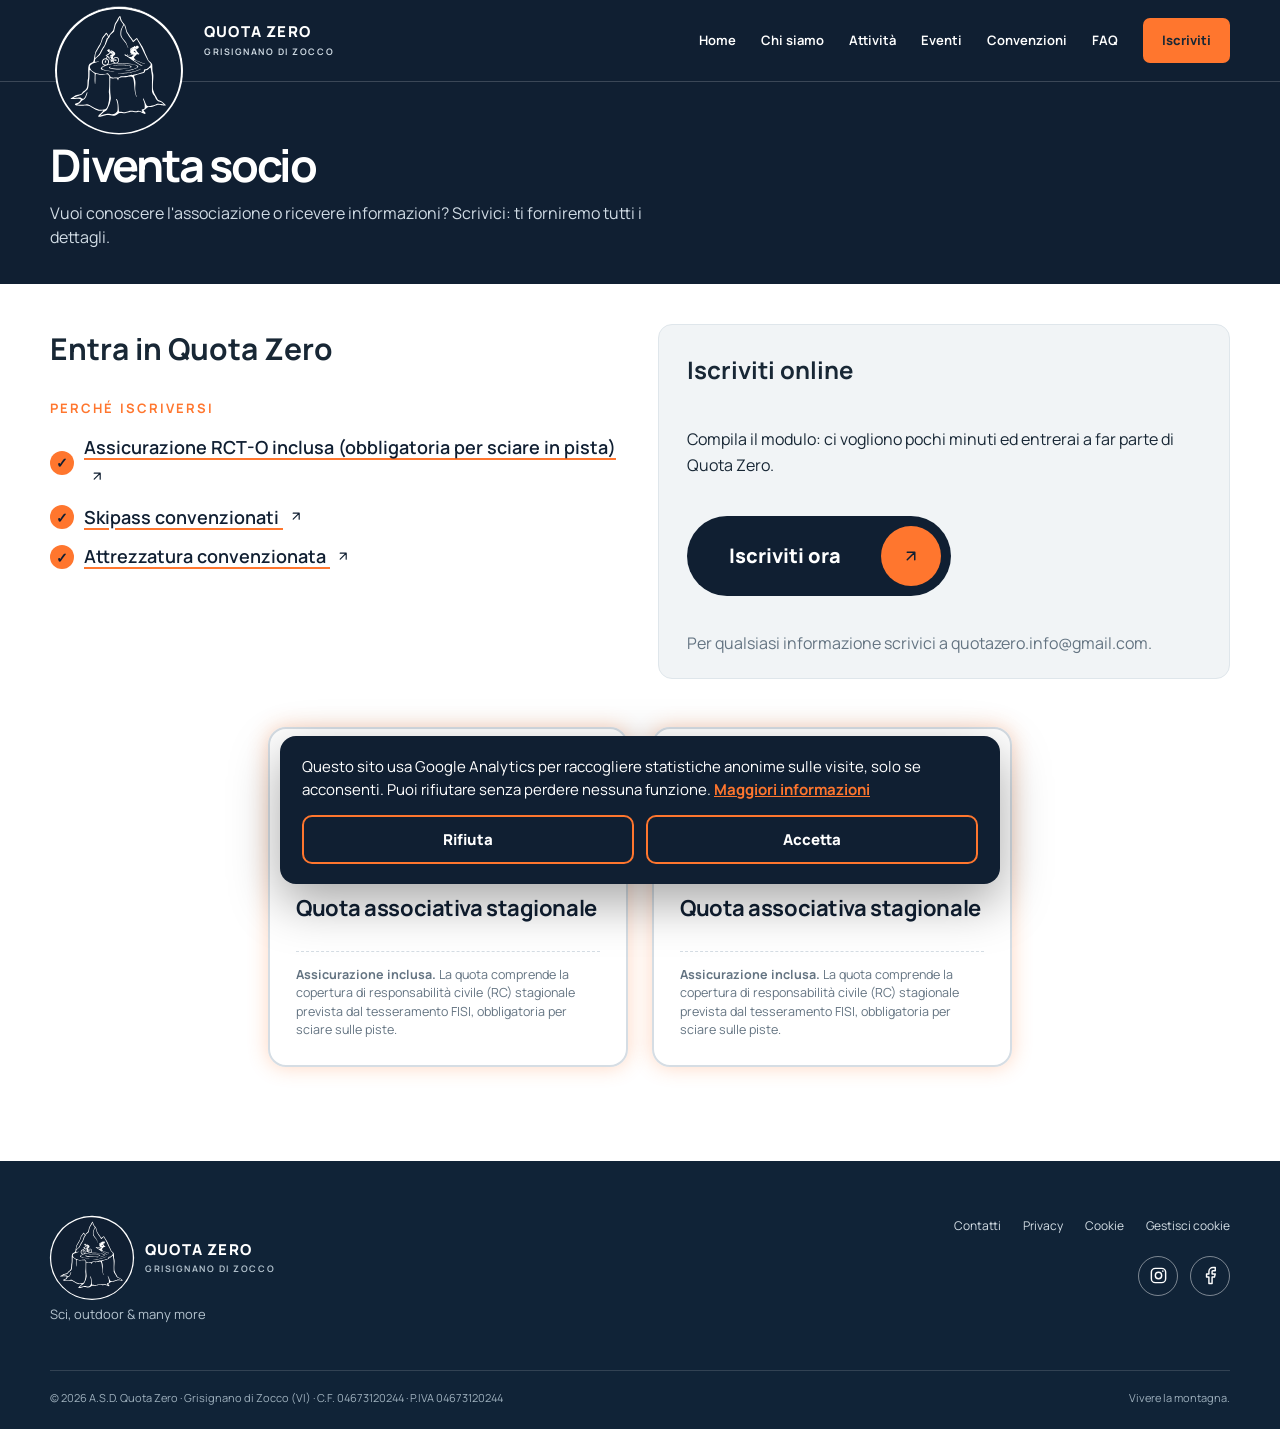
<file: pages/diventa-socio.html>
<!doctype html>
<html lang="it">

<head>
    <meta charset="utf-8">
    <meta name="viewport" content="width=device-width,initial-scale=1">
    <meta name="description" content="Diventa socio - Quota Zero, Grisignano di Zocco">
    <title>Diventa socio | Quota Zero</title>
    <link rel="icon" type="image/svg+xml" href="../assets/img/favicon.svg">
    <link rel="stylesheet" href="../css/style.css">
    <script defer src="../js/main.js"></script>
    <link rel="stylesheet" href="../css/Iscrizione.css">
    <script defer src="../js/Iscrizione.js"></script>
</head>

<body>
    <div id="site-header"></div>
    <script src="../js/layout.js" data-root="../"></script>
    <main>
        <section class="page-hero">
            <div class="container">
                <h1>Diventa socio</h1>
                <p>Vuoi conoscere l'associazione o ricevere informazioni? Scrivici: ti forniremo tutti i
                    dettagli.</p>
            </div>
        </section>
        <section class="section container page-top">
            <div class="two-col">
                <div class="prose quote-col">
                    <h2>Entra in Quota Zero</h2>
                    <div class="why-join">
                        <h3>Perché iscriversi</h3>
                        <ul class="why-list">
                            <li>
                                <a href="https://fisi.org/federazione/assicurazione/" target="_blank"
                                    rel="noopener">Assicurazione RCT-O inclusa (obbligatoria per sciare in pista)
                                    <svg class="why-arrow" viewBox="0 0 24 24" fill="none" aria-hidden="true">
                                        <path d="M7 17L17 7M7 7H17V17" stroke="currentColor" stroke-width="2"
                                            stroke-linecap="round" stroke-linejoin="round" />
                                    </svg>
                                </a>
                            </li>
                            <li>
                                <a href="sponsor.html#skipass">Skipass convenzionati
                                    <svg class="why-arrow" viewBox="0 0 24 24" fill="none" aria-hidden="true">
                                        <path d="M7 17L17 7M7 7H17V17" stroke="currentColor" stroke-width="2"
                                            stroke-linecap="round" stroke-linejoin="round" />
                                    </svg>
                                </a>
                            </li>
                            <li>
                                <a href="sponsor.html#noleggio">Attrezzatura convenzionata
                                    <svg class="why-arrow" viewBox="0 0 24 24" fill="none" aria-hidden="true">
                                        <path d="M7 17L17 7M7 7H17V17" stroke="currentColor" stroke-width="2"
                                            stroke-linecap="round" stroke-linejoin="round" />
                                    </svg>
                                </a>
                            </li>

                        </ul>
                    </div>
                </div>
                <div class="form-placeholder">
                    <h2>Iscriviti online</h2>
                    <p>Compila il modulo: ci vogliono pochi minuti ed entrerai a far parte di Quota Zero.</p>

                    <a class="cta-pill cta-pill-dark"
                        href="https://docs.google.com/forms/d/e/1FAIpQLSejEcc2JoDWhqrwMg7BarMW4e9G_C2PugbHZJkt9JKC1iYzJg/viewform"
                        target="_blank" rel="noopener">
                        <span class="cta-pill-label" data-text="Iscriviti ora"><span>Iscriviti ora</span></span>
                        <span class="cta-pill-icon" aria-hidden="true">
                            <svg viewBox="0 0 24 24" fill="none">
                                <path d="M7 17L17 7M7 7H17V17" stroke="currentColor" stroke-width="2"
                                    stroke-linecap="round" stroke-linejoin="round" />
                            </svg>
                        </span>
                    </a>

                    <p class="muted">Per qualsiasi informazione <a href="contatti.html">scrivici a
                            quotazero.info@gmail.com</a>.</p>
                </div>
            </div>
            <div id="quote-grid" class="quote-grid quote-grid-center"></div>
        </section>
    </main>
    <div id="site-footer"></div>
</body>

</html>
</file>
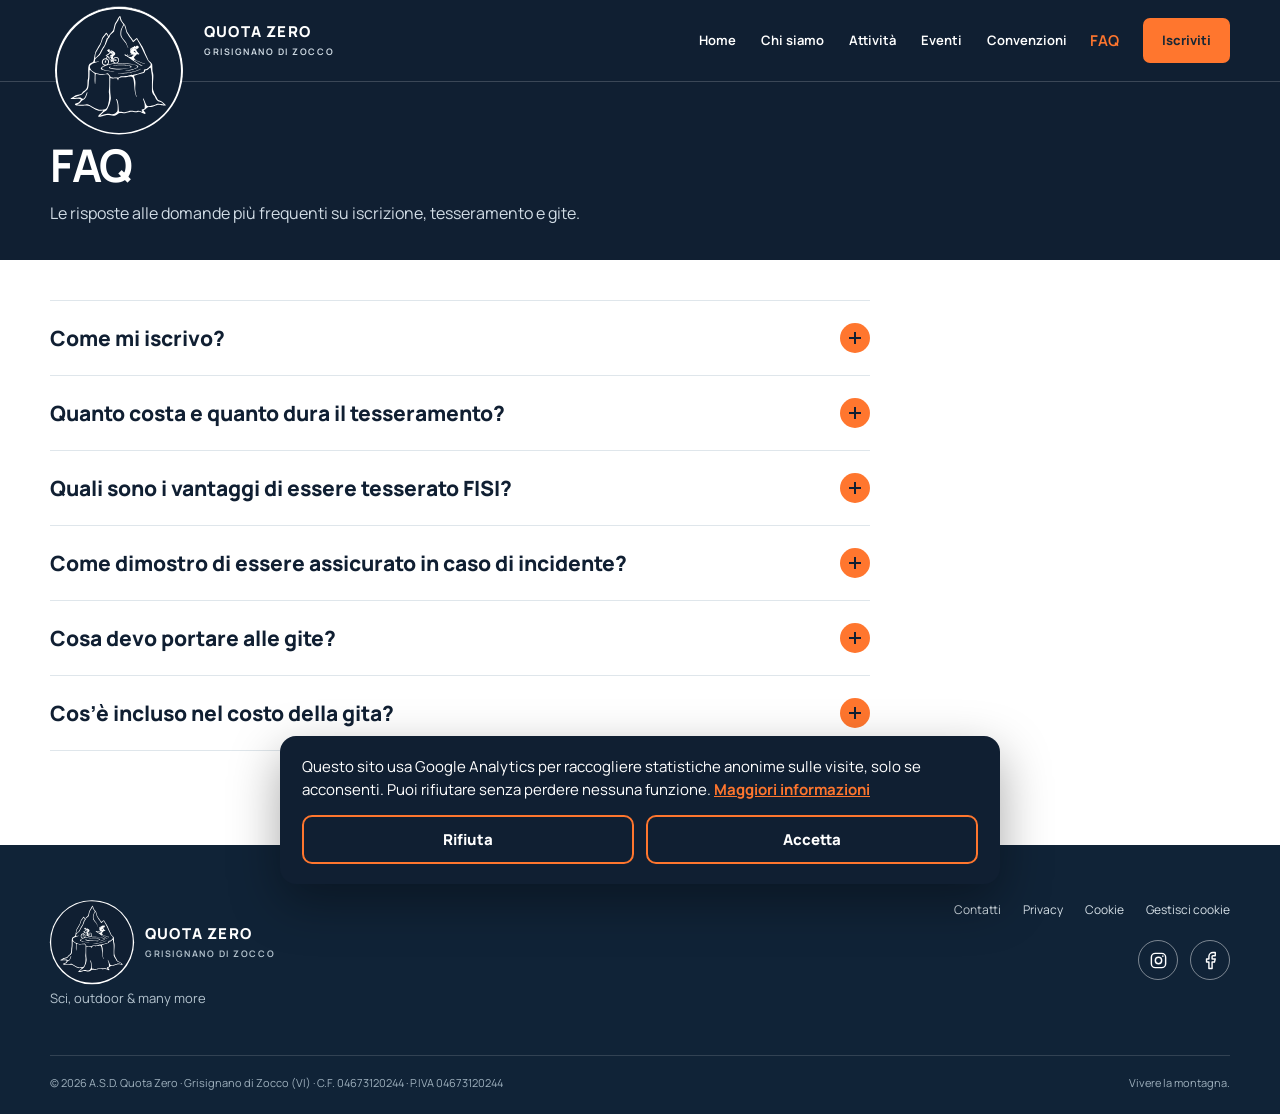
<file: pages/Faq.html>
<!doctype html>
<html lang="it">

<head>
  <meta charset="utf-8">
  <meta name="viewport" content="width=device-width, initial-scale=1">
  <meta name="description"
    content="Domande frequenti su iscrizione, tesseramento FISI, assicurazione e gite di Quota Zero.">
  <title>FAQ | Quota Zero</title>
  <link rel="icon" type="image/svg+xml" href="../assets/img/favicon.svg">
  <link rel="stylesheet" href="../css/style.css">
  <link rel="stylesheet" href="../css/Faq.css">
  <script defer src="../js/main.js"></script>
</head>

<body>
  <div id="site-header"></div>
  <script src="../js/layout.js" data-root="../"></script>

  <main>
    <section class="page-hero">
      <div class="container">
        <h1>FAQ</h1>
        <p>Le risposte alle domande più frequenti su iscrizione, tesseramento e gite.</p>
      </div>
    </section>

    <section class="section container page-top">
      <div class="faq">

        <details class="faq-item">
          <summary>Come mi iscrivo?</summary>
          <div class="faq-answer">
            <p>L’iscrizione avviene solo attraverso modulo online ed è obbligatorio, per poter ultimare la procedura,
              essere in possesso del certificato medico, che ti verrà chiesto di caricare. Una volta verificato il
              pagamento e passati i dati alla FISI, avrai la tua tessera digitale gestibile tramite app MyFISI.</p>
          </div>
        </details>
        <details class="faq-item">
          <summary>Quanto costa e quanto dura il tesseramento?</summary>
          <div class="faq-answer">
            <p>Il tesseramento prevede un costo complessivo di <strong>50 €</strong>, così suddiviso:</p>
            <ul>
              <li><strong>40 €</strong> per il tesseramento FISI.</li>
              <li><strong>10 €</strong> per l'iscrizione all'ASD QUOTA ZERO.</li>
            </ul>

            <p>Le due iscrizioni hanno validità differenti:</p>
            <ul>
              <li><strong>FISI</strong>: dal 1° giugno al 31 maggio dell'anno successivo.</li>
              <li><strong>ASD QUOTA ZERO</strong>: dal 1° ottobre al 30 settembre dell'anno successivo.</li>
            </ul>

            <p>
              Il tesseramento 2026/2027 è aperto:
              <a href="https://forms.gle/wFdrTsVv8PZd4aXV7" target="_blank" rel="noopener">compila il modulo di
                iscrizione</a>.
            </p>
          </div>
        </details>

        <details class="faq-item">
          <summary>Quali sono i vantaggi di essere tesserato FISI?</summary>
          <div class="faq-answer">
            <ul>
              <li><strong>Assicurazione per tutta la stagione</strong>: responsabilità civile verso terzi (RCT/RCO) e
                infortuni, valida anche quando scii per conto tuo, al di fuori delle attività dell'associazione. La RC è
                obbligatoria per legge sulle piste da sci alpino (D.Lgs. 40/2021, art. 30).</li>
              <li><strong>Giornate FISI</strong>: sconto del 50% sugli skipass giornalieri in determinate giornate nei
                comprensori convenzionati.</li>
              <li>Skipass stagionali Dolomiti Superski con <strong>40 € di sconto</strong>.</li>
              <li>Promozioni con i partner della federazione e sui biglietti per le gare di Coppa del Mondo.</li>
              <li>Possibilità di praticare attività agonistica: la tessera FISI è obbligatoria per partecipare alle
                gare.</li>
            </ul>
            <p>
              L'assicurazione è valida anche per le attività svolte a titolo personale, non necessariamente legate
              all'associazione.
            </p>
            <p>
              Le condizioni assicurative e le convenzioni possono variare ogni stagione. Per tutte le novità visita il
              sito
              <a href="https://www.fisi.org/federazione/tesseramento-2026-2027-convenzioni-skipass/" target="_blank"
                rel="noopener">fisi.org</a>.
            </p>
          </div>
        </details>

        <details class="faq-item">
          <summary>Come dimostro di essere assicurato in caso di incidente?</summary>
          <div class="faq-answer">
            <p>In caso di incidente con intervento delle forze dell’ordine dovrai mostrare l’assicurazione di
              responsabilità civile (RCT) assieme alla denominazione della compagnia assicurativa e al numero di
              polizza.</p>
            <p>Trovi tutto qui: <a href="https://www.fisi.org/wp-content/uploads/DICHIARAZIONE-RCT-RCO-2026.2027.pdf"
                target="_blank" rel="noopener">dichiarazione RCT/RCO 2026/27 della FISI</a>. Ti consigliamo di
              scaricarla in formato PDF e tenerla nel tuo telefono con la tessera FISI.</p>
          </div>
        </details>

        <details class="faq-item">
          <summary>Cosa devo portare alle gite?</summary>
          <div class="faq-answer">
            <ul>
              <li>Casco omologato</li>
              <li>Tanta voglia di sciare</li>
              <li>Assicurazione RCT e tessera FISI</li>
            </ul>
          </div>
        </details>

        <details class="faq-item">
          <summary>Cos’è incluso nel costo della gita?</summary>
          <div class="faq-answer">
            <ul>
              <li>Spostamento in bus da e per la destinazione sciistica</li>
              <li>Skipass giornaliero</li>
            </ul>
          </div>
        </details>

      </div>
    </section>
  </main>

  <div id="site-footer"></div>
</body>

</html>
</file>
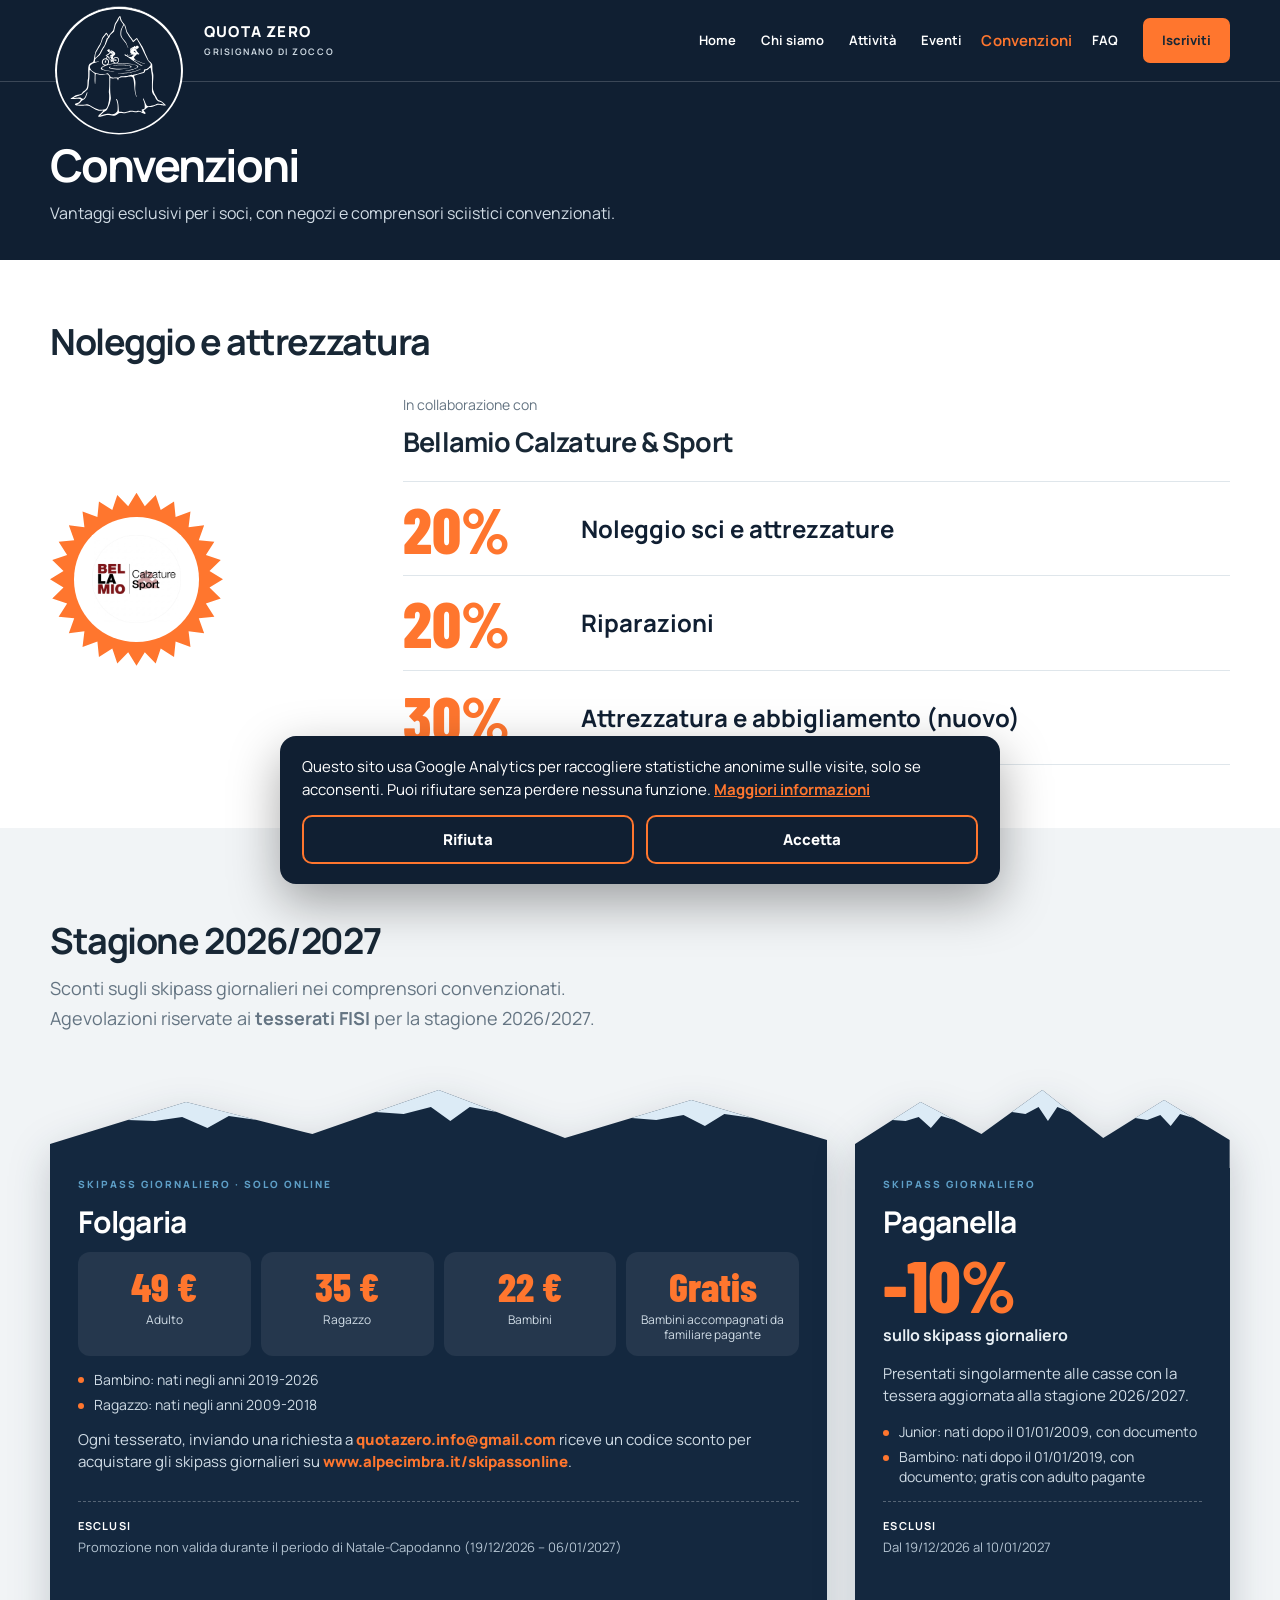
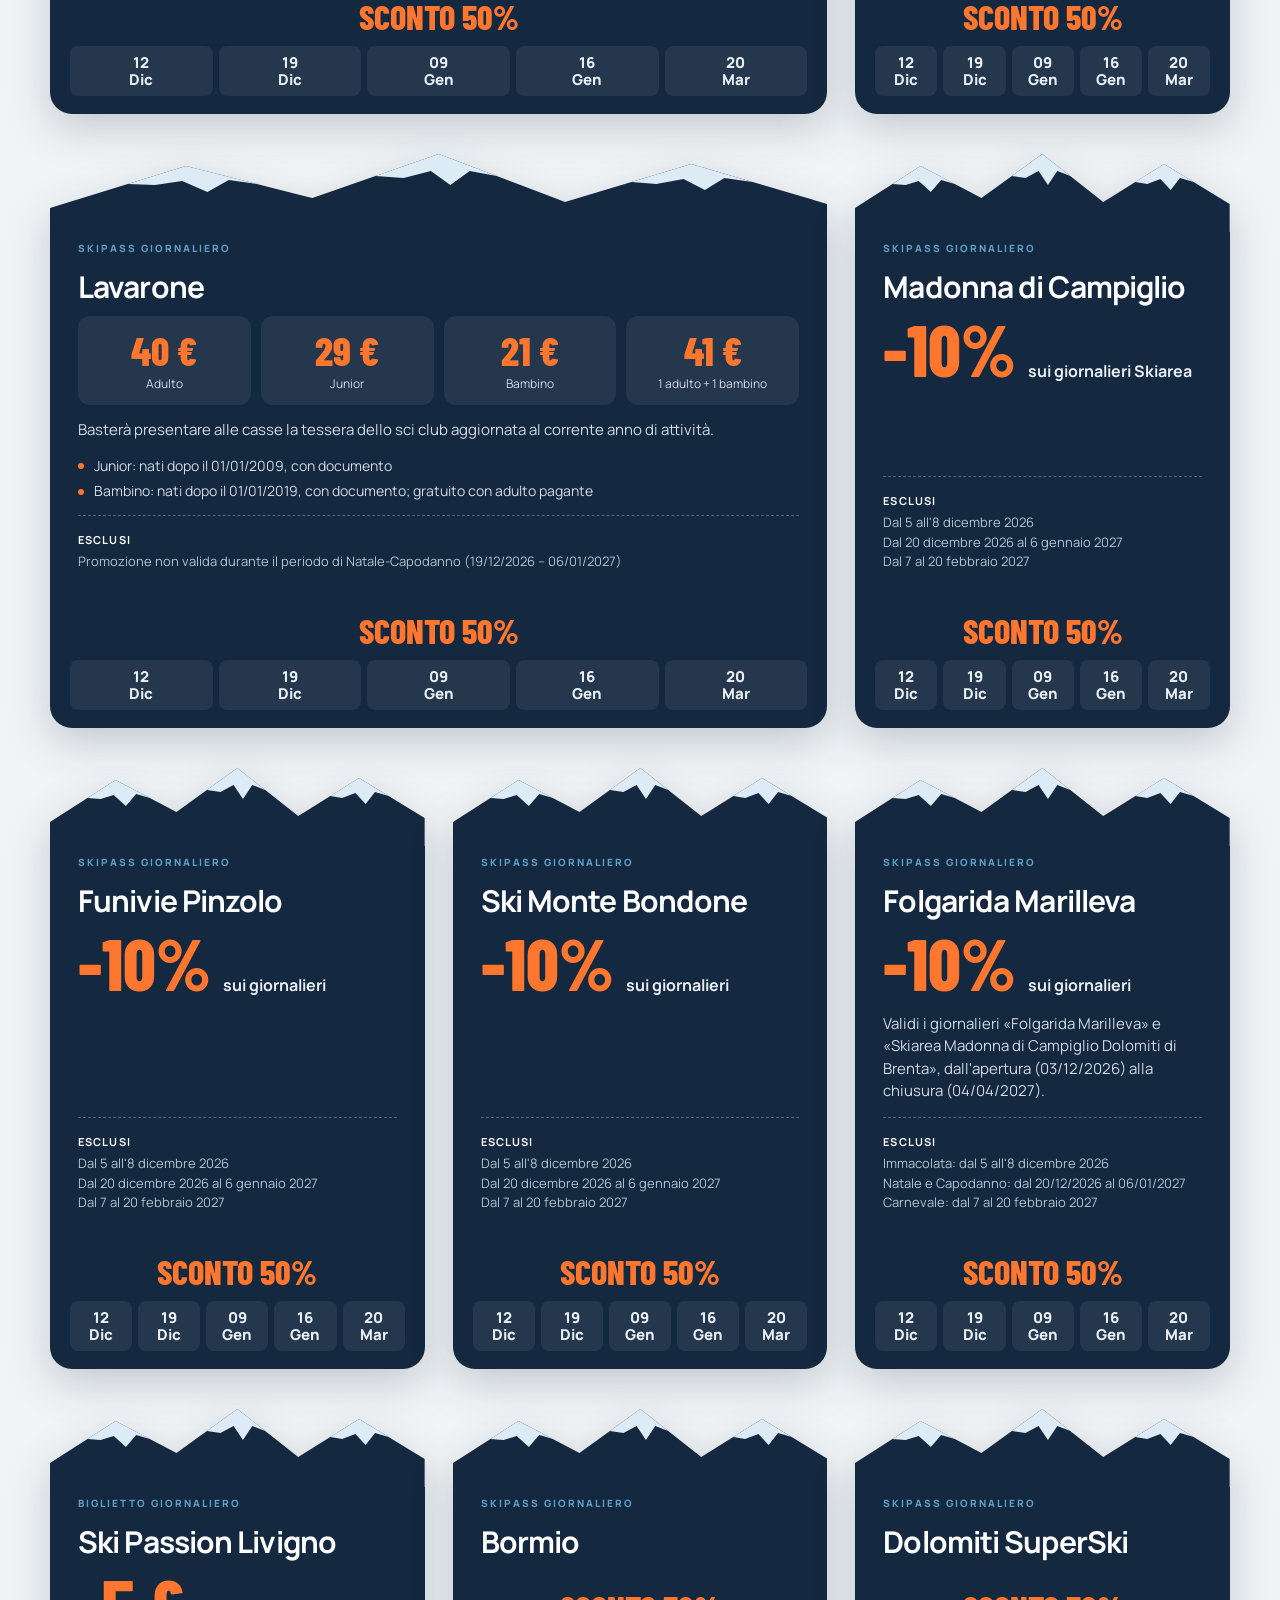
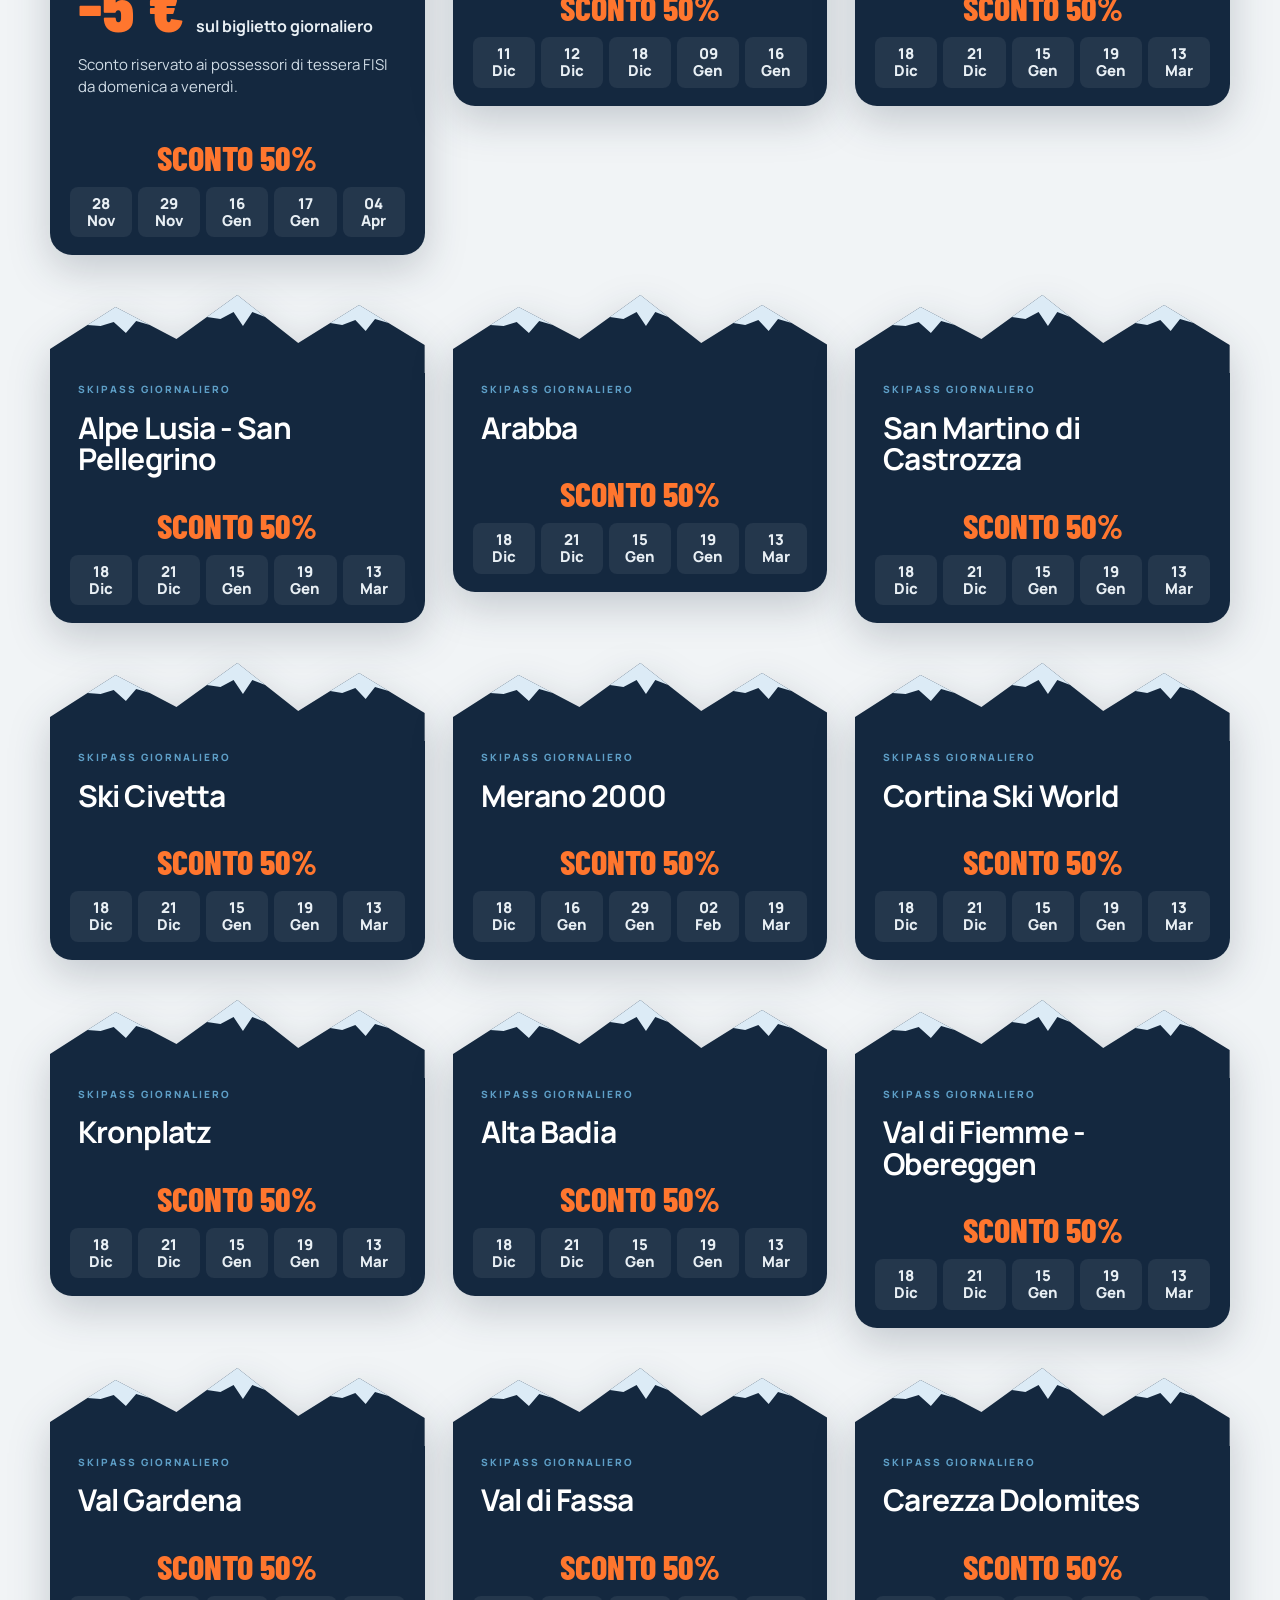
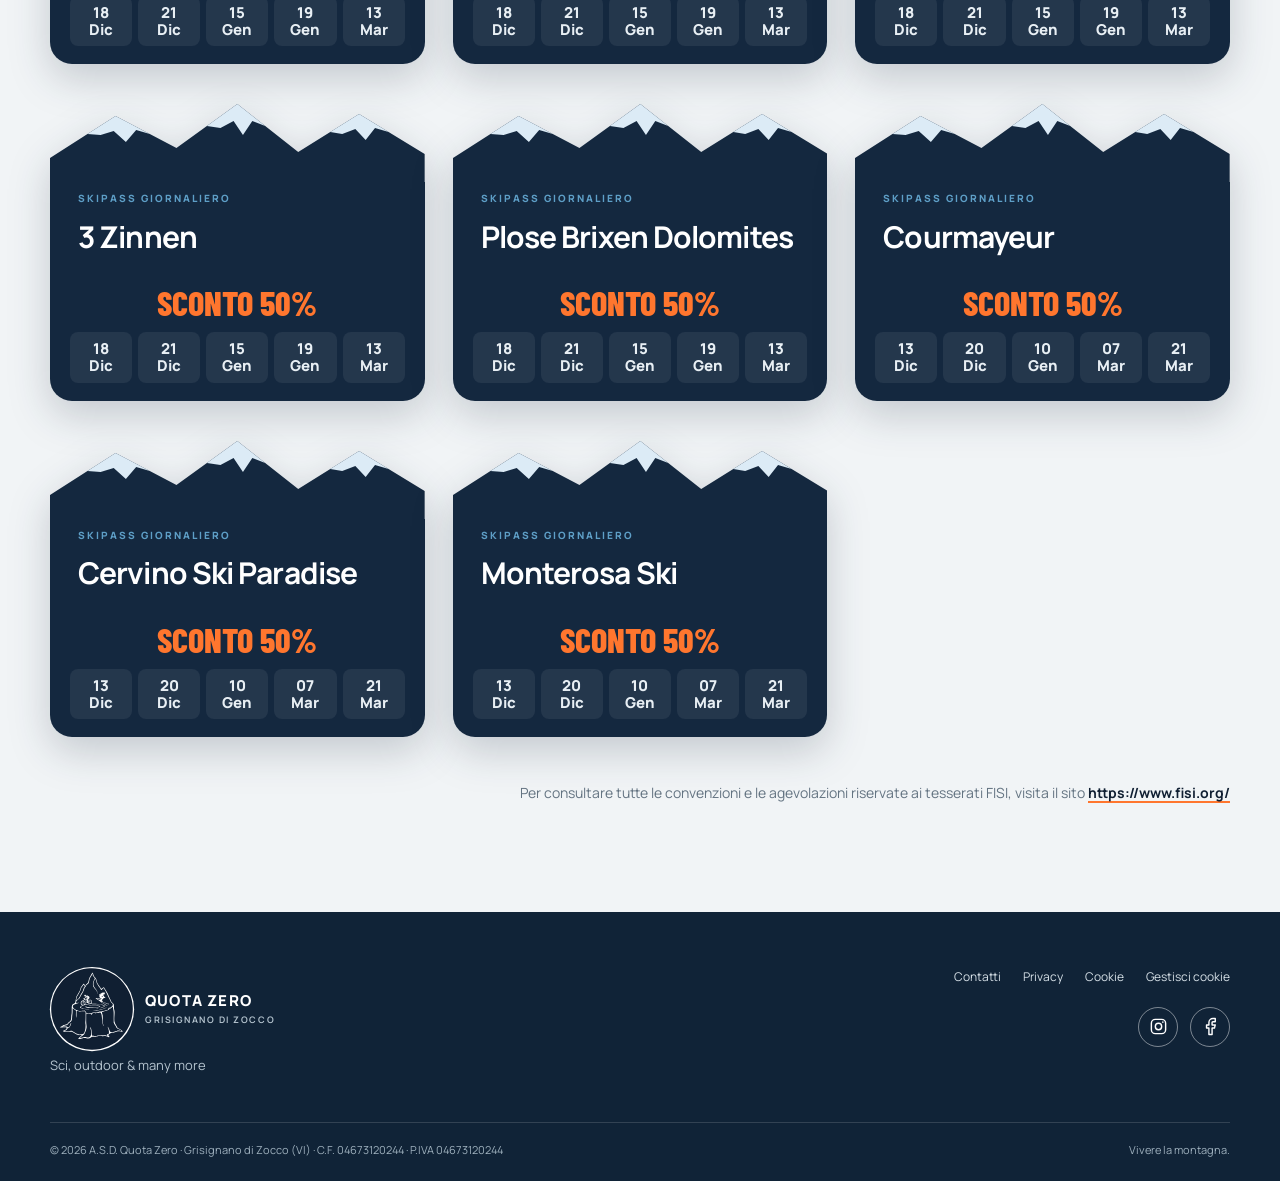
<file: pages/sponsor.html>
<!doctype html>
<html lang="it">

<head>
  <meta charset="utf-8">
  <meta name="viewport" content="width=device-width, initial-scale=1">
  <meta name="description"
    content="Convenzioni per i tesserati Quota Zero: noleggio e attrezzatura, skipass scontati per la stagione 2026/2027.">
  <title>Convenzioni | Quota Zero</title>
  <link rel="icon" type="image/svg+xml" href="../assets/img/favicon.svg">
  <link rel="stylesheet" href="../css/style.css">
  <link rel="stylesheet" href="../css/Convenzioni.css">
  <script defer src="../js/main.js"></script>
  <script defer src="../js/Convenzioni.js"></script>
</head>

<body>
  <div id="site-header"></div>
  <script src="../js/layout.js" data-root="../"></script>

  <main>
    <section class="page-hero">
      <div class="container">
        <h1>Convenzioni</h1>
        <p>Vantaggi esclusivi per i soci, con negozi e comprensori sciistici convenzionati.</p>
      </div>
    </section>

    <section class="section container conv-rental" id="noleggio">
      <h2>Noleggio e attrezzatura</h2>
      <div id="rental"></div>
    </section>

    <div class="conv-band">
      <section class="section container" id="skipass">
        <h2>Stagione 2026/2027</h2>
        <p class="conv-lead">
          Sconti sugli skipass giornalieri nei comprensori convenzionati.
          <br>
          Agevolazioni riservate ai <strong>tesserati FISI</strong> per la stagione 2026/2027.
        </p>
        <div id="ski-grid" class="ski-grid"></div>
        <p id="conv-error" class="muted" hidden>Non riusciamo a caricare le convenzioni. Riprova tra poco.</p>
        <p class="conv-note">Per consultare tutte le convenzioni e le agevolazioni riservate ai tesserati FISI, visita
          il sito <a href="https://www.fisi.org/" target="_blank" rel="noopener">https://www.fisi.org/</a></p>
      </section>
    </div>
  </main>

  <div id="site-footer"></div>
</body>

</html>
</file>
<file: css/style.css>
/* Caratteri ospitati sul sito (Manrope e Barlow Condensed, licenza SIL Open Font License) */
@font-face {
    font-family: 'Manrope';
    font-style: normal;
    font-weight: 200 800;
    font-display: swap;
    src: url('../assets/fonts/manrope-latin-wght-normal.woff2') format('woff2');
}

@font-face {
    font-family: 'Barlow Condensed';
    font-style: normal;
    font-weight: 500;
    font-display: swap;
    src: url('../assets/fonts/barlow-condensed-latin-500-normal.woff2') format('woff2');
}

@font-face {
    font-family: 'Barlow Condensed';
    font-style: normal;
    font-weight: 600;
    font-display: swap;
    src: url('../assets/fonts/barlow-condensed-latin-600-normal.woff2') format('woff2');
}

@font-face {
    font-family: 'Barlow Condensed';
    font-style: normal;
    font-weight: 700;
    font-display: swap;
    src: url('../assets/fonts/barlow-condensed-latin-700-normal.woff2') format('woff2');
}

@font-face {
    font-family: 'Barlow Condensed';
    font-style: normal;
    font-weight: 800;
    font-display: swap;
    src: url('../assets/fonts/barlow-condensed-latin-800-normal.woff2') format('woff2');
}

@font-face {
    font-family: 'Barlow Condensed';
    font-style: normal;
    font-weight: 900;
    font-display: swap;
    src: url('../assets/fonts/barlow-condensed-latin-900-normal.woff2') format('woff2');
}

:root {
    --navy: #101f32;
    --blue: #5e9fc7;
    --ice: #f1f4f6;
    --orange: #ff762e;
    --ink: #182735;
    --muted: #647482;
    --white: #fff;
    --line: #dfe6eb;
    --radius: 18px;
    --max: 1180px;
}

:root {
    --fs-h1: clamp(30px, 4vw, 45px);
}

* {
    box-sizing: border-box
}

html {
    scroll-behavior: smooth
}

body {
    margin: 0;
    font-family: 'Manrope', sans-serif;
    color: var(--ink);
    line-height: 1.65;
}

a {
    color: inherit;
    text-decoration: none
}

img {
    max-width: 100%;
    display: block
}

.container {
    width: min(var(--max), calc(100% - 48px));
    margin-inline: auto
}

.site-header {
    height: 82px;
    padding: 0 max(24px, calc((100% - var(--max))/2));
    display: flex;
    align-items: center;
    justify-content: space-between;
    background: #fff;
    position: relative;
    z-index: 10;
    border-bottom: 1px solid #edf0f2
}

.brand {
    display: flex;
    align-items: center;
    gap: 11px;
    font-weight: 850;
    letter-spacing: .08em;
    font-size: 15px;
    color: var(--navy);
    line-height: 1.1
}

.brand small {
    display: block;
    font-size: 9px;
    letter-spacing: .17em;
    font-weight: 650;
    color: #7d8b96;
    margin-top: 6px
}

.brand-mark {
    display: grid;
    place-items: center;
    width: 42px;
    height: 42px;
    background: var(--navy);
    color: #fff;
    border-radius: 12px;
    font-size: 14px;
    letter-spacing: -.04em
}

.main-nav {
    display: flex;
    align-items: center;
    gap: 25px;
    font-size: 13px;
    font-weight: 650
}

.main-nav>a:not(.nav-cta) {
    color: #41515e
}

.main-nav>a:hover,
.main-nav a[aria-current=page] {
    color: var(--orange)
}

.nav-cta,
.button {
    display: inline-flex;
    align-items: center;
    justify-content: center;
    gap: 15px;
    padding: 12px 19px;
    border-radius: 7px;
    font-weight: 750;
    font-size: 13px
}

.nav-cta {
    background: var(--navy);
    color: #fff
}

.menu-toggle {
    display: none;
    border: 0;
    background: none;
    font-size: 25px;
    color: var(--navy)
}

/* "Scopri Quota Zero": si illumina al passaggio del mouse (non cliccabile) */
.hero-scroll {
    transition: color .3s ease, text-shadow .3s ease;
}

.hero-scroll span {
    transition: width .4s cubic-bezier(.2, .7, .2, 1), background .3s ease, box-shadow .3s ease;
}

.hero-scroll:hover {
    color: var(--orange);
    text-shadow: 0 0 14px rgba(255, 118, 46, .8);
}

.hero-scroll:hover span {
    width: 60px;
    background: var(--orange);
    box-shadow: 0 0 10px rgba(255, 118, 46, .9);
}

/* (stile hero: vedi sezione HERO in fondo al file) */

.eyebrow,
.section-kicker {
    font-size: 10px;
    letter-spacing: .19em;
    font-weight: 800
}

.eyebrow {
    color: #d9e6ef
}

h2 em {
    font-family: Georgia, serif;
    font-weight: 400
}

.button-row {
    display: flex;
    gap: 12px;
    margin-top: 30px;
    flex-wrap: wrap
}

.button-accent {
    background: var(--orange);
    color: #182735
}

.button-glass {
    border: 1px solid #ffffff9c;
    color: #fff;
    background: #ffffff16
}

.section {
    padding-block: 94px
}

.section-kicker {
    color: var(--orange);
    margin-bottom: 20px
}

.intro-grid {
    display: grid;
    grid-template-columns: 1fr 1fr;
    gap: 8%;
    align-items: start
}

.intro-grid h2,
.section-heading h2,
.community-copy h2,
.join-inner h2 {
    font-size: clamp(36px, 4.5vw, 57px);
    line-height: 1.05;
    letter-spacing: -.05em;
    margin: 0
}

.intro-grid p,
.community-copy p {
    color: var(--muted);
    max-width: 520px
}

.lead {
    font-size: 21px !important;
    line-height: 1.45;
    color: var(--navy) !important
}

.text-link {
    display: inline-flex;
    gap: 12px;
    align-items: center;
    color: var(--navy);
    font-size: 13px;
    font-weight: 800;
    margin-top: 13px;
    border-bottom: 1px solid var(--orange);
    padding-bottom: 5px
}

.activities-section {
    background: var(--ice)
}

.section-heading {
    display: flex;
    align-items: end;
    justify-content: space-between;
    gap: 25px;
    margin-bottom: 35px
}

.section-heading .text-link {
    margin-bottom: 8px
}

.activity-grid {
    display: grid;
    grid-template-columns: repeat(4, 1fr);
    /* era 1fr 1fr */
    gap: 16px;
    /* era 20px */

}

.activity-card {
    min-height: 320px;
    border-radius: var(--radius);
    padding: 24px;
    display: flex;
    flex-direction: column;
    justify-content: flex-end;
    color: #fff;
    background-size: cover;
    background-position: center;
    position: relative;
    overflow: hidden
}

.activity-card:before {
    content: "";
    position: absolute;
    inset: 0;
    background:
        linear-gradient(0deg, rgba(9, 27, 43, .88), rgba(9, 27, 43, .02) 75%),
        linear-gradient(180deg, rgba(9, 27, 43, .45), transparent 30%);
}

.activity-card>* {
    position: relative
}

.ski-card {
    background-image: url('../assets/img/sci.jpg');
    background-size: 150%;
}

.hike-card {
    background-image: url('../assets/img/escursionismo.jpg');
}

.card-number {
    font-size: 12px;
    letter-spacing: .12em
}

.activity-card h3 {
    font-size: 30px;
    line-height: 1;
    margin: 8px 0
}

.activity-card p {
    color: #e1e9ef;
    max-width: 300px
}

.round-arrow {
    display: grid;
    place-items: center;
    width: 43px;
    height: 43px;
    border-radius: 50%;
    background: var(--orange);
    color: var(--navy);
    font-weight: 900
}

.round-arrow svg {
    width: 18px;
    height: 18px;
    display: block;
}

.event-grid,
.news-grid {
    display: grid;
    grid-template-columns: repeat(3, 1fr);
    gap: 20px
}

.content-card {
    border: 1px solid var(--line);
    border-radius: 14px;
    overflow: hidden;
    background: #fff
}

.content-card img,
.card-image {
    width: 100%;
    height: 190px;
    object-fit: cover;
    background: var(--ice)
}

.content-card-body {
    padding: 20px
}

.tag {
    font-size: 10px;
    letter-spacing: .12em;
    text-transform: uppercase;
    font-weight: 800;
    color: #b66a2c
}

.content-card h3 {
    font-size: 20px;
    line-height: 1.25;
    margin: 8px 0
}

.content-card p {
    font-size: 13px;
    color: var(--muted);
    margin-bottom: 0
}

.date-label {
    font-size: 11px;
    color: var(--muted);
    font-weight: 700
}

.muted {
    color: var(--muted)
}

.join-band {
    background: var(--navy);
    color: #fff;
    min-height: 100vh;
    min-height: 100svh;
    display: flex;
    align-items: center;
    padding: 90px 0 40px
        /* 140 - 40 = 100px = altezza dell'header */
}

.join-inner {
    display: flex;
    align-items: center;
    justify-content: space-between;
    gap: 30px
}

.join-inner h2 {
    font-size: clamp(34px, 4vw, 52px)
}

.join-inner p {
    color: #c8d6e1
}

.light {
    color: #f1a76f
}

.community-section {
    display: grid;
    grid-template-columns: .8fr 1.2fr;
    gap: 8%;
    align-items: center
}

.site-footer {
    background: #102337;
    color: #fff;
    padding: 55px 0 22px
}

.footer-main {
    display: flex;
    justify-content: space-between;
    gap: 30px;
    padding-bottom: 45px
}

.brand-footer {
    color: #fff
}

.brand-footer .brand-mark {
    background: var(--orange);
    color: var(--navy)
}

.brand-footer small {
    color: #b5c4cf
}

.footer-main p {
    color: #b5c4cf;
    font-size: 13px
}

.footer-links {
    display: flex;
    gap: 22px;
    flex-wrap: wrap;
    align-items: start;
    font-size: 12px;
    color: #d6e0e7
}

.footer-bottom {
    border-top: 1px solid #ffffff24;
    padding-top: 18px;
    display: flex;
    justify-content: space-between;
    color: #9eb0bd;
    font-size: 11px
}

.page-hero {
    background: var(--navy);
    color: #fff;
    padding: 130px 0 35px
}

.page-hero h1 {
    font-size: var(--fs-h1);
    line-height: 1.05;
    letter-spacing: -.05em;
    margin: 12px 0
}

.page-hero p {
    color: #d1dce5;
    max-width: 650px;
    margin: 0;
    font-size: 16px;
    line-height: 1.5;
}

.prose {
    max-width: 850px
}

.prose h2 {
    font-size: 30px
}

.prose p,
.prose li {
    color: var(--muted)
}

.two-col {
    display: grid;
    grid-template-columns: 1fr 1fr;
    gap: 35px
}

.form-placeholder {
    padding: 28px;
    border-radius: 14px;
    background: var(--ice);
    border: 1px solid var(--line)
}

.button-dark {
    background: var(--navy);
    color: #fff
}

.site-footer a:hover {
    color: var(--orange)
}

@media(max-width:900px) {
    .main-nav {
        gap: 13px;
        font-size: 12px
    }

    .site-header {
        padding-inline: 22px
    }

    .event-grid,
    .news-grid {
        grid-template-columns: repeat(2, 1fr)
    }
}

@media(max-width:700px) {
    .container {
        width: min(100% - 36px, var(--max))
    }

    .site-header {
        height: 72px
    }

    .menu-toggle {
        display: block
    }

    .main-nav {
        display: none;
        position: absolute;
        top: 72px;
        left: 0;
        right: 0;
        background: #fff;
        padding: 18px 22px 25px;
        box-shadow: 0 15px 25px #172e491a;
        align-items: stretch;
        flex-direction: column;
        gap: 16px
    }

    .main-nav.open {
        display: flex
    }

    .main-nav a {
        padding: 5px
    }

    .nav-cta {
        align-self: start
    }

    .section {
        padding-block: 65px
    }

    .intro-grid,
    .activity-grid,
    .community-section,
    .two-col {
        grid-template-columns: 1fr
    }

    .intro-grid {
        gap: 12px
    }

    .section-heading {
        align-items: start;
        flex-direction: column
    }

    .activity-card {
        min-height: 350px
    }

    .event-grid,
    .news-grid {
        grid-template-columns: 1fr
    }

    .join-inner {
        align-items: start;
        flex-direction: column
    }

    .community-image {
        min-height: 270px
    }

    .footer-main,
    .footer-bottom {
        flex-direction: column
    }

    .footer-links {
        gap: 14px
    }

}

/* HOMEPAGE TRANSPARENT HEADER */

.home-header {
    position: fixed;
    top: 0;
    left: 0;
    right: 0;
    width: 100%;
    background: transparent;
    border-bottom: 1px solid rgba(255, 255, 255, .18);
    z-index: 10;

}

.home-header .brand {
    color: #fff;
}

.home-header .brand small {
    color: #d1dce5;
}

.home-header .brand-mark {
    background: var(--orange);
    color: var(--navy);
}

.home-header .main-nav>a:not(.nav-cta) {
    color: #fff;
}

.home-header .main-nav>a:hover {
    color: var(--orange);
}

.home-header .nav-cta {
    background: var(--orange);
    color: var(--navy);
}

.home-header .menu-toggle {
    color: #fff;
}

/* CINEMATIC ANIMATIONS */

@keyframes heroFadeUp {
    from {
        opacity: 0;
        transform: translateY(45px);
    }

    to {
        opacity: 1;
        transform: translateY(0);
    }
}

.hero-reveal {
    opacity: 0;
    animation: heroFadeUp 1s cubic-bezier(.2, .7, .2, 1) forwards;
}

.reveal-1 {
    animation-delay: .2s;
}

.reveal-2 {
    animation-delay: .45s;
}

.reveal-3 {
    animation-delay: .7s;
}

.reveal-4 {
    animation-delay: .95s;
}

.hero-video {
    animation: videoEntrance 2s ease-out both;
}

@keyframes videoEntrance {
    from {
        transform: scale(1.08);
        filter: brightness(.7);
    }

    to {
        transform: scale(1);
        filter: brightness(1);
    }
}

.button {
    transition:
        transform .3s ease,
        background .3s ease,
        box-shadow .3s ease;
}

.button:hover {
    transform: translateY(-4px);
    box-shadow: 0 12px 30px rgba(0, 0, 0, .2);
}

@media (prefers-reduced-motion: reduce) {

    .hero-reveal,
    .hero-video {
        animation: none;
        opacity: 1;
        transform: none;
        filter: none;
    }

    html {
        scroll-behavior: auto;
    }

    .button {
        transition: none;
    }
}

@media (max-width: 700px) {
    .home-header .main-nav {
        background: #101f32;
    }

    .home-header .main-nav>a:not(.nav-cta) {
        color: #fff;
    }

}

.button-agenda {
    display: inline-flex;
    align-items: center;
    gap: 10px;
}

.button-agenda .btn-icon {
    width: 18px;
    height: 18px;
    flex-shrink: 0;
    transition: transform 0.3s ease;
}

.button-agenda {
    transition: transform 0.25s cubic-bezier(0.2, 0.8, 0.2, 1), box-shadow 0.25s ease;
}

.button-agenda:hover {
    transform: translateY(-3px) scale(1.02);
    box-shadow: 0 10px 22px rgba(255, 118, 46, 0.35);
}

.button-agenda:hover .btn-icon {
    transform: scale(1.2) translateY(-1px);
}

/* 1. Prepariamo i link normali del menu */
.main-nav a:not(.nav-cta) {
    display: inline-block;
    transition: transform 0.25s cubic-bezier(0.34, 1.56, 0.64, 1), color 0.2s ease;
    transform-origin: center center;
}

.main-nav a:not(.nav-cta):hover,
.main-nav a:not(.nav-cta):focus-visible {
    transform: scale(1.15);
    color: var(--orange);
}

/* 2. Regole dedicate al pulsante Iscriviti (.nav-cta) con testo nero */
.main-nav .nav-cta {
    display: inline-flex;
    color: #182735 !important;
    /* Testo scuro/nero ben leggibile sullo sfondo arancione */
    transition: transform 0.25s cubic-bezier(0.34, 1.56, 0.64, 1), box-shadow 0.25s ease, filter 0.2s ease;
}

.main-nav .nav-cta:hover,
.main-nav .nav-cta:focus-visible {
    transform: scale(1.08);
    color: #182735 !important;
    /* Mantiene la scritta nera anche in hover */
    box-shadow: 0 8px 18px rgba(232, 139, 67, 0.4);
    filter: brightness(1.06);
}

/* 3. Effetto pressione al click per tutti */
.main-nav a:active {
    transform: scale(0.96);
}

/* =========================================================
   HERO (home) - unico blocco, nessun duplicato
   Per scurire/schiarire il video basta cambiare --hero-dim
   ========================================================= */

.hero {
    --hero-dim: .38;
    position: relative;
    min-height: 640px;
    height: 100svh;
    max-height: 980px;
    display: flex;
    align-items: center;
    color: #fff;
    background: var(--navy);
    overflow: hidden;
}

.hero-video {
    position: absolute;
    inset: 0;
    width: 100%;
    height: 100%;
    object-fit: cover;
    object-position: center;
    z-index: 0;
}

.hero-shade {
    position: absolute;
    inset: 0;
    z-index: 1;
    background:
        linear-gradient(90deg, rgba(8, 20, 34, .80) 0%, rgba(8, 20, 34, .50) 55%, rgba(8, 20, 34, .25) 100%),
        linear-gradient(0deg, rgba(8, 20, 34, .65) 0%, transparent 50%),
        rgba(8, 20, 34, var(--hero-dim));
}

.hero-content {
    position: relative;
    z-index: 2;
    padding-top: 110px;
    padding-bottom: 110px;
}

.hero-kicker {
    display: flex;
    align-items: center;
    gap: 14px;
    margin: 0 0 18px;
    font-size: 11px;
    font-weight: 800;
    letter-spacing: .28em;
    color: var(--orange);
}

.hero-kicker::before {
    content: "";
    width: 40px;
    height: 2px;
    background: var(--orange);
}

.hero .hero-title {
    margin: 0;
    font-family: 'Barlow Condensed', 'Arial Narrow', sans-serif;
    font-weight: 900;
    text-transform: uppercase;
    line-height: .86;
    letter-spacing: -.005em;
    text-shadow: 0 4px 30px rgba(0, 0, 0, .35);
}

.hero-title .line {
    display: block;
    font-size: clamp(48px, 7vw, 96px);
}

.hero-title .line-accent {
    color: var(--orange);
}

.hero-title .line-more {
    display: flex;
    align-items: center;
    gap: 18px;
    margin-top: 24px;
    font-size: clamp(14px, 1.6vw, 22px);
    font-weight: 600;
    letter-spacing: .28em;
    line-height: 1;
}

.hero-title .line-more::before {
    content: "";
    width: clamp(40px, 6vw, 90px);
    height: 2px;
    background: #fff;
}

.hero-description {
    max-width: 460px;
    margin: 28px 0 0;
    font-size: clamp(16px, 1.4vw, 19px);
    color: #e8eff4;
    text-shadow: 0 2px 14px rgba(0, 0, 0, .35);

    opacity: 0;
    visibility: hidden;
    transform: translateY(15px);
    transition: opacity .3s ease, transform .3s ease, visibility .3s;
}

.hero-description strong {
    color: #fff;
}

.hero-title-group .hero-kicker,
.hero-title-group .hero-title {
    transform: translateY(32px);
    transition: transform .4s cubic-bezier(.25, 1, .5, 1);
}

.hero-title-group:hover .hero-kicker,
.hero-title-group:hover .hero-title {
    transform: translateY(0);
}

.hero-title-group:hover .hero-description {
    opacity: 1;
    visibility: visible;
    transform: none;
}

@media (hover: none) {

    .hero-title-group .hero-kicker,
    .hero-title-group .hero-title {
        transform: none;
    }

    .hero-description {
        opacity: 1;
        visibility: visible;
        transform: none;
    }
}

.hero-scroll {
    position: absolute;
    z-index: 2;
    left: 50%;
    bottom: 28px;
    transform: translateX(-50%);
    display: flex;
    align-items: center;
    gap: 12px;
    font-size: 9px;
    letter-spacing: .18em;
    color: #fff;
    white-space: nowrap;
}

.hero-scroll span {
    width: 35px;
    height: 1px;
    background: var(--orange);
}

@media (max-width: 700px) {
    .hero-content {
        padding-top: 100px;
        padding-bottom: 90px;
    }

    .hero-kicker {
        font-size: 10px;
        letter-spacing: .2em;
    }

    .hero-title .line-more {
        letter-spacing: .2em;
        gap: 12px;
    }

    .hero-scroll {
        bottom: 20px;
    }
}

/* Header trasparente sulla home: diventa pieno quando si scorre */
.home-header {
    transition: background .3s ease, box-shadow .3s ease;
}

.home-header.scrolled {
    background: rgba(16, 31, 50, .72);
    backdrop-filter: blur(10px);
    -webkit-backdrop-filter: blur(10px);
    box-shadow: 0 8px 24px rgba(0, 0, 0, .12);
}

.reveal-on-scroll {
    opacity: 0;
    transform: translateY(40px);
    transition: opacity .5s cubic-bezier(.2, .7, .2, 1),
        transform .5s cubic-bezier(.2, .7, .2, 1);
    transition-delay: var(--delay, 0s);
}

.reveal-on-scroll.is-visible {
    opacity: 1;
    transform: none;
}

/* Sottolineatura che si disegna sotto "unisce." */
.underline-draw {
    position: relative;
    display: inline-block;
}

.underline-draw::after {
    content: "";
    position: absolute;
    left: 0;
    bottom: -.04em;
    width: 100%;
    height: .07em;
    background: var(--orange);
    transform: scaleX(0);
    transform-origin: left;
    transition: transform .8s cubic-bezier(.2, .7, .2, 1) .7s;
}

.underline-low::after {
    bottom: -.2em;
}

.is-visible .underline-draw::after {
    transform: scaleX(1);
}

@media (prefers-reduced-motion: reduce) {
    .reveal-on-scroll {
        opacity: 1;
        transform: none;
        transition: none;
    }

    .underline-draw::after {
        transform: scaleX(1);
        transition: none;
    }
}

/* Schermata intera con montagna e sciatore */
.intro-section {
    position: relative;
    height: 140vh;
    /* lunghezza dello scroll della discesa: più alto = discesa più lenta */
}

.intro-stage {
    position: sticky;
    top: 0;
    height: 100vh;
    height: 100svh;
    min-height: 560px;
    overflow: hidden;
    display: flex;
    align-items: center;
    background: #fff;
}

.intro-content {
    position: relative;
    z-index: 2;
    padding-top: 70px;
    /* spazio per l'header fisso */
    margin-bottom: 14vh;
    /* tiene il testo sopra la montagna */
}

.ski-scene {
    position: absolute;
    left: 0;
    bottom: 0;
    width: 100%;
    height: 50%;
    overflow: visible;
    z-index: 1;
    pointer-events: none;
    overflow: visible;
}

@media (max-width: 700px) {
    .ski-scene {
        height: 25%;
        bottom: -2%;
    }

    .ski-scene .mountains {
        transform: scaleY(0.65);
        transform-origin: bottom;
    }

    .intro-content {
        margin-bottom: 5vh;
    }

    .intro-content .text-link {
        display: table;
        margin-left: auto;
    }

    .mobile-ski-scene {
        transform: translateY(-35px);
    }
}

@media (prefers-reduced-motion: reduce) {
    .intro-section {
        height: auto;
    }

    .intro-stage {
        position: relative;
        min-height: 100vh;
    }
}

.section-sub {
    margin: 14px 0 0;
    max-width: 520px;
    font-size: 18px;
    color: var(--muted);
}

/* Etichetta Con neve / Senza neve */
.activity-card .season-tag {
    position: absolute;
    top: 22px;
    right: 22px;
    padding: 6px 12px;
    border-radius: 999px;
    font-size: 10px;
    font-weight: 800;
    letter-spacing: .12em;
    text-transform: uppercase;
}

.season-tag.snow {
    background: rgba(255, 255, 255, .92);
    color: var(--navy);
}

.season-tag.nosnow {
    background: var(--orange);
    color: var(--navy);
}

/* Nuove card: foto tue in assets/img/ (colore di riserva finché non ci sono) */
.snowhike-card {
    background-image: url('../assets/img/snow.jpg');
}

.mtb-card {
    background-color: #2f4a3a;
    background-image: url('../assets/img/mtb.jpg');
}

@media (max-width: 1000px) {
    .activity-grid {
        grid-template-columns: 1fr 1fr;
    }
}

@media (max-width: 700px) {
    .activity-grid {
        grid-template-columns: 1fr;
    }
}


/* Animazione al passaggio del mouse sulle card attività */
.activity-card {
    transition: transform .35s cubic-bezier(.2, .7, .2, 1),
        box-shadow .35s ease;
}

.activity-card:hover,
.activity-card:focus-visible {
    transform: translateY(-8px);
    box-shadow: 0 24px 50px rgba(9, 27, 43, .28);
}

/* Barra arancione che si disegna in basso */
.activity-card::after {
    content: "";
    position: absolute;
    left: 0;
    bottom: 0;
    width: 100%;
    height: 4px;
    background: var(--orange);
    transform: scaleX(0);
    transform-origin: left;
    transition: transform .45s cubic-bezier(.2, .7, .2, 1);
}

.activity-card:hover::after,
.activity-card:focus-visible::after {
    transform: scaleX(1);
}

/* La descrizione compare scorrendo */
.activity-card p {
    max-height: 0;
    opacity: 0;
    margin: 0;
    overflow: hidden;
    transition: max-height .45s ease, opacity .3s ease, margin .3s ease;
}

.activity-card:hover p,
.activity-card:focus-visible p {
    max-height: 120px;
    opacity: 1;
    margin: 6px 0 14px;
}

/* Freccia che ruota */
.round-arrow {
    transition: transform .35s cubic-bezier(.2, .7, .2, 1);
}

.activity-card:hover .round-arrow,
.activity-card:focus-visible .round-arrow {
    transform: rotate(45deg) scale(1.1);
}

/* Su smartphone e tablet (niente mouse) la descrizione resta sempre visibile */
@media (hover: none) {
    .activity-card p {
        max-height: none;
        opacity: 1;
        margin: 6px 0 14px;
    }
}

@media (max-width: 700px) {
    .activity-card {
        min-height: 260px;
    }
}

@media (prefers-reduced-motion: reduce) {

    .activity-card,
    .activity-card p,
    .round-arrow,
    .activity-card::after {
        transition: none;
    }

    .activity-card:hover,
    .activity-card:focus-visible {
        transform: none;
    }
}

/* ===== Bottoni "Entra nel gruppo": a destra, tutti in em ===== */
.join-actions {
    font-size: clamp(18px, 1.6vw, 30px);
    /* QUESTO ridimensiona entrambi i bottoni */
    display: flex;
    flex-direction: column;
    align-items: stretch;
    gap: 1.4em;
    width: 14em;
    flex-shrink: 0;
    margin: 0 60px 0 0;
}

/* --- Iscriviti: pillola azzurra con cerchio arancione --- */
.cta-pill {
    position: relative;
    isolation: isolate;
    overflow: hidden;
    display: flex;
    align-items: center;
    justify-content: space-between;
    gap: 1.3em;
    padding: .5em .5em .5em 2.1em;
    border-radius: 999px;
    background: #fff;
    color: var(--navy);
    font-weight: 800;
    transition: transform .3s cubic-bezier(.2, .7, .2, 1);
}

.cta-pill::before {
    content: "";
    position: absolute;
    z-index: -1;
    right: .5em;
    top: 50%;
    width: 3em;
    height: 3em;
    margin-top: -1.5em;
    border-radius: 50%;
    background: var(--orange);
    transition: transform .6s cubic-bezier(.2, .7, .2, 1);
}

.cta-pill-label {
    position: relative;
    display: block;
    height: 1.4em;
    line-height: 1.4;
    overflow: hidden;
}

.cta-pill-label>span,
.cta-pill-label::after {
    display: block;
    transition: transform .5s cubic-bezier(.2, .7, .2, 1);
}

.cta-pill-label::after {
    content: attr(data-text);
    position: absolute;
    left: 0;
    top: 100%;
    color: var(--navy);
}

.cta-pill-icon {
    display: grid;
    place-items: center;
    width: 2.5em;
    height: 2.5em;
    font-size: 1.2em;
    color: var(--navy);
    transition: transform .5s cubic-bezier(.2, .7, .2, 1);
}

.cta-pill:hover::before,
.cta-pill:focus-visible::before {
    transform: scale(10);
}

.cta-pill:hover .cta-pill-label>span,
.cta-pill:hover .cta-pill-label::after,
.cta-pill:focus-visible .cta-pill-label>span,
.cta-pill:focus-visible .cta-pill-label::after {
    transform: translateY(-100%);
}

.cta-pill:hover .cta-pill-icon,
.cta-pill:focus-visible .cta-pill-icon {
    transform: rotate(45deg);
}

.cta-pill:active {
    transform: scale(.96);
}

/* --- Convenzioni: coupon --- */
.cta-ticket {
    display: flex;
    align-items: stretch;
    height: 4em;
    font-weight: 800;
    color: var(--navy);
    margin-top: 90px;
}

.cta-ticket-main,
.cta-ticket-stub {
    display: flex;
    align-items: center;
    transition: transform .6s cubic-bezier(.34, 1.56, .64, 1);
}

.cta-ticket-main {
    position: relative;
    flex: 1;
    padding: 0 1.4em 0 2.1em;
    border-radius: .7em 0 0 .7em;
    background: radial-gradient(circle .5em at 0 50%, #0000 97%, #fff 100%);
}

.cta-ticket-main::after {
    content: "";
    position: absolute;
    right: -1px;
    top: .5em;
    bottom: .5em;
    border-right: 2px dashed rgba(16, 31, 50, .3);
}

.cta-ticket-stub {
    justify-content: center;
    width: 2.6em;
    font-size: 1.4em;
    border-radius: 0 .5em .5em 0;
    transform-origin: 0 100%;
    background: radial-gradient(circle .36em at 100% 50%, #0000 97%, var(--orange) 100%);
}

.cta-ticket:hover .cta-ticket-main,
.cta-ticket:focus-visible .cta-ticket-main {
    transform: translateX(-.25em) rotate(-1.5deg);
}

.cta-ticket:hover .cta-ticket-stub,
.cta-ticket:focus-visible .cta-ticket-stub {
    transform: translate(.45em, -.2em) rotate(9deg);
}

.cta-ticket:active .cta-ticket-main,
.cta-ticket:active .cta-ticket-stub {
    transform: none;
    transition-duration: .15s;
}

/* Schermi stretti: i bottoni vanno sotto il testo */
@media (max-width: 900px) {
    .join-inner {
        flex-direction: column;
        align-items: flex-start;
    }

    .join-actions {
        display: flex;
        justify-content: center;
        align-items: center;
        width: 100%;
        gap: 6px;
        margin-top: 35px;
    }
}

@media (prefers-reduced-motion: reduce) {

    .cta-pill,
    .cta-pill::before,
    .cta-pill-label>span,
    .cta-pill-label::after,
    .cta-pill-icon,
    .cta-ticket-main,
    .cta-ticket-stub {
        transition: none;
    }
}

/* Pagina Attività: card più allungate */
.activity-grid.sports-grid {
    grid-template-columns: repeat(4, 1fr);
    gap: 16px;
}

.sports-grid .activity-card {
    min-height: 420px;
}

.snowboard-card {
    background-color: #4a6d8c;
    background-image: url('../assets/img/snowboard.jpg');
}

.alpinismo-card {
    background-color: #3b4a5c;
    background-image: url('../assets/img/alpinismo.jpg');
}

.fondo-card {
    background-color: #5e7f99;
    background-image: url('../assets/img/sci-di-fondo.jpg');
}

.gita-card {
    background-color: #6b8ba3;
    background-image: url('../assets/img/gite-sulla-neve.jpg');
}

@media (max-width: 1000px) {
    .activity-grid.sports-grid {
        grid-template-columns: 1fr 1fr;
    }
}

@media (max-width: 700px) {
    .activity-grid.sports-grid {
        grid-template-columns: 1fr;
    }

    .sports-grid .activity-card {
        min-height: 380px;
    }
}

.sci-attivita-card {
    background-image: url('../assets/img/sci-attività.jpg');
}

/* Contenuto più vicino al banner */
.page-top {
    padding-top: 40px;
}

.page-top .two-col {
    align-items: start;
}

.page-top .prose h2 {
    margin-top: 0;
}

/* Bottone Iscriviti nel riquadro grigio */
.cta-pill.cta-pill-dark {
    display: inline-flex;
    font-size: 20px;
    gap: 40px;
    margin: 22px 0 18px;
    background: var(--navy);
    color: #fff;
}

.cta-pill.cta-pill-dark .cta-pill-label::after {
    color: var(--navy);
}

.hero-social-wrap {
    position: absolute;
    left: 0;
    right: 0;
    bottom: 40px;
    z-index: 2;
    display: flex;
    justify-content: flex-end;
    pointer-events: none;
}

.hero-social {
    display: flex;
    flex-direction: column;
    gap: 14px;
    pointer-events: auto;
}

.hero-social a {
    display: grid;
    place-items: center;
    position: relative;
    width: 64px;
    height: 64px;
    border: 1.5px solid rgba(255, 255, 255, .55);
    border-radius: 50%;
    background: rgba(255, 255, 255, .08);
    backdrop-filter: blur(6px);
    color: #fff;
    transition: transform .3s cubic-bezier(.2, .7, .2, 1), background .3s ease, color .3s ease, border-color .3s ease, box-shadow .3s ease;
}

.hero-social a svg {
    width: 30px;
    height: 30px;
}

.hero-social a:hover {
    transform: translateY(-3px);
    background: var(--orange);
    border-color: var(--orange);
    color: var(--navy);
    box-shadow: 0 0 18px rgba(255, 118, 46, .55);
}

@media (max-width: 700px) {
    .hero-social-wrap {
        top: auto;
        bottom: 70px;
        transform: none;
    }

    .hero-social {
        flex-direction: row;
    }

    .hero-social a {
        width: 42px;
        height: 42px;
    }
}

/* Scritta bianca a sinistra al passaggio del mouse */
.hero-social a::before {
    content: attr(data-label);
    position: absolute;
    right: calc(100% + 14px);
    top: 50%;
    transform: translate(10px, -50%);
    opacity: 0;
    color: #fff;
    font-size: 17px;
    font-weight: 700;
    white-space: nowrap;
    text-shadow: 0 2px 10px rgba(0, 0, 0, .5);
    pointer-events: none;
    transition: opacity .3s ease, transform .3s cubic-bezier(.2, .7, .2, 1);
}

.hero-social a:hover::before {
    opacity: 1;
    transform: translate(0, -50%);
}

@media (hover: none) {
    .hero-social a::before {
        display: none;
    }
}

/* Scritta più in alto, vicino al logo */
.site-footer .brand-footer {
    margin-bottom: 0;
}

.site-footer .footer-main p {
    margin: 4px 0 0;
}

/* Icone social nel footer */
.footer-social {
    display: flex;
    gap: 12px;
    margin-top: 18px;
}

.footer-social a {
    display: grid;
    place-items: center;
    width: 40px;
    height: 40px;
    border: 1.5px solid rgba(255, 255, 255, .45);
    border-radius: 50%;
    color: #fff;
    transition: transform .3s cubic-bezier(.2, .7, .2, 1), background .3s ease, color .3s ease, border-color .3s ease;
}

.footer-social a svg {
    width: 19px;
    height: 19px;
}

.footer-social a:hover {
    transform: translateY(-3px);
    background: var(--orange);
    border-color: var(--orange);
    color: var(--navy);
}

.footer-right {
    display: flex;
    flex-direction: column;
    align-items: flex-end;
    gap: 20px;
}

.footer-social {
    margin-top: 0;
    justify-content: flex-end;
}

/* Voce di menu della pagina in cui ti trovi: resta illuminata come al passaggio del mouse */
.main-nav a[aria-current="page"],
.home-header .main-nav>a[aria-current="page"] {
    transform: scale(1.15);
    color: var(--orange);
}

.contact-social {
    display: flex;
    gap: 12px;
}

.contact-social a {
    display: grid;
    place-items: center;
    width: 48px;
    height: 48px;
    border: 1.5px solid var(--navy);
    border-radius: 50%;
    color: var(--navy);
    transition: transform .3s cubic-bezier(.2, .7, .2, 1), background .3s ease, border-color .3s ease;
}

.contact-social a svg {
    width: 22px;
    height: 22px;
}

.contact-social a:hover {
    transform: translateY(-3px);
    background: var(--orange);
    border-color: var(--orange);
}

.contact-row {
    display: flex;
    align-items: center;
    gap: 14px;
    margin: 0 0 16px;
}

.brand-logo {
    width: 104px;
    height: 104px;
    margin: -10px;
    background: #fff;
    clip-path: circle(40.5%);
}

@media (max-width: 700px) {
    .brand-logo {
        width: 78px;
        height: 78px;
        margin: -8px;
    }
}

.cta-pill-icon svg {
    width: 18px;
    height: 18px;
    display: block;
}

.hero-iscriviti {
    display: none;
}

@media (max-width: 700px) {
    .hero .button-row {
        display: inline-flex;
        flex-direction: column;
        gap: 12px;
    }

    .hero-iscriviti {
        display: inline-flex;
    }
}

/* ===== SLIDER ATTIVITÀ MOBILE ===== */

@media (max-width: 700px) {

    .activity-grid {
        display: flex;
        gap: 12px;

        overflow-x: auto;
        overflow-y: hidden;

        padding: 0 20px 20px;

        scroll-snap-type: x mandatory;
        scroll-padding-left: 20px;

        -webkit-overflow-scrolling: touch;
        scrollbar-width: none;

        margin-right: -20px;
        margin-left: -20px;
    }

    .activity-grid::-webkit-scrollbar {
        display: none;
    }

    .activity-card {
        flex: 0 0 82%;
        min-width: 82%;
        min-height: 340px;

        scroll-snap-align: start;
        scroll-snap-stop: always;
    }

}

@media (max-width: 700px) {
    .main-nav {
        padding-left: 36px;
        padding-right: 22px;
    }
}


/* ===== LOGO HEADER: EFFETTO SOVRAPPOSTO ===== */

/* L'header deve permettere al logo di uscire dai suoi bordi */
.home-header {
    overflow: visible;
    transition: background .3s ease, box-shadow .3s ease;
}

/* Logo grande quando siamo in cima */
.home-header .brand {
    gap: 16px;
    position: relative;
    z-index: 2;
}

.home-header .brand-logo {
    display: block;
    width: 158px;
    height: 158px;
    object-fit: contain;
    flex-shrink: 0;
    transform: translateY(30px);
    transition:
        width .35s ease,
        height .35s ease,
        transform .35s ease;
}

/* Logo ridotto quando si scorre */
.home-header.scrolled .brand-logo {
    width: 90px;
    height: 90px;
    transform: translateY(0);
}

/* Header sopra tutti gli elementi */
.home-header {
    z-index: 100;
}

/* ===== VERSIONE MOBILE ===== */

@media (max-width: 760px) {

    .home-header .brand {
        gap: 10px;
    }

    .home-header .brand-logo {
        width: 94px;
        height: 94px;
        transform: translateY(12px);
    }

    .home-header.scrolled .brand-logo {
        width: 60px;
        height: 60px;
        transform: translateY(0);
    }

}

.hero-social {
    align-items: flex-end;
}

.hero-social a.hero-powered {
    width: auto;
    height: auto;
    padding: 10px 18px;
    border-radius: 999px;
    font-size: 13px;
    font-weight: 700;
    letter-spacing: .08em;
    white-space: nowrap;
}

@media (max-width: 700px) {
    .hero-social {
        align-items: center;
    }
}

/* Sezione sponsor in fondo alla home */
.sponsor-section {
    padding: 70px 0 80px;
    background: #fff;
    text-align: center;
    scroll-margin-top: 90px;
}

.sponsor-section h2 {
    margin: 0 0 36px;
    font-size: clamp(26px, 3vw, 36px);
}

.sponsor-logos {
    display: flex;
    flex-wrap: wrap;
    align-items: center;
    justify-content: center;
    gap: 60px 100px;
    min-height: 120px;
}

.sponsor-logos img {
    display: block;
    width: auto;
    max-width: 320px;
    max-height: 130px;
    object-fit: contain;
}

/* Finché non ci sono i loghi si vede lo spazio vuoto; sparisce da solo quando ne aggiungi uno */
.sponsor-logos:empty {
    border: 2px dashed #cfd9e1;
    border-radius: 16px;
    color: #8795a3;
}

.sponsor-logos:empty::before {
    content: "Spazio per i loghi degli sponsor";
}
</file>
<file: css/Direttivo.css>
/* ===== Chi siamo: il direttivo ===== */

.direttivo {
    display: flex;
    flex-wrap: wrap;
    gap: 40px 56px;
    margin-top: 36px;
}

.dir-member {
    width: 240px;
    text-align: center;
}

.dir-photo {
    position: relative;
    width: 240px;
    height: 240px;
    margin: 0 auto;
}

.dir-rings {
    position: absolute;
    inset: 0;
    width: 100%;
    height: 100%;
}

.dir-rings circle {
    fill: none;
    stroke-width: 4;
    stroke-linecap: round;
}

.ring-outer { stroke: var(--orange); }
.ring-inner { stroke: var(--navy); }

.dir-img {
    position: absolute;
    inset: 14%;
    border-radius: 50%;
    overflow: hidden;
    display: grid;
    place-items: center;
    background: #e8edf1;
}

.dir-img img {
    width: 100%;
    height: 100%;
    object-fit: cover;
    display: block;
}

/* Se la foto non c'è ancora, si vedono le iniziali */
.dir-initials {
    display: none;
    font-size: 44px;
    font-weight: 800;
    color: var(--navy);
}

.dir-photo.no-photo .dir-initials { display: block; }
.dir-photo.no-photo img { display: none; }

.dir-member h3 {
    margin: 18px 0 6px;
    font-size: 22px;
    letter-spacing: -.02em;
}

.dir-member p {
    margin: 0;
    font-size: 15px;
    line-height: 1.45;
    color: var(--muted);
}

@media (max-width: 560px) {
    .direttivo { gap: 32px; justify-content: center; }
    .dir-member { width: 200px; }
    .dir-photo { width: 200px; height: 200px; }
}
.dir-rings circle {
    transform-origin: 120px 120px;
    transition: transform 1.4s cubic-bezier(.2, .7, .2, 1);
}

.ring-outer { transform: rotate(calc(-5deg + var(--r, 0) * 360deg)); }
.ring-inner { transform: rotate(calc(175deg - var(--r, 0) * 360deg)); }

.dir-link {
    display: block;
    width: 240px;
    margin: 0 auto;
    border-radius: 50%;
}

.dir-link:focus-visible {
    outline: 3px solid var(--orange);
    outline-offset: 6px;
}



.dir-ig svg {
    width: 20px;
    height: 20px;
}

.dir-link:hover .dir-ig {
    transform: scale(1.12);
}

@media (max-width: 560px) {
    .dir-link { width: 200px; }
}
</file>
<file: css/Legale.css>
/* ===== Pagine Privacy e Cookie ===== */

.legal {
    max-width: 820px;
}

.legal h2 {
    margin: 44px 0 14px;
    font-size: clamp(22px, 2.4vw, 28px);
    letter-spacing: -.02em;
}

.legal h2:first-child {
    margin-top: 0;
}

.legal p,
.legal li {
    line-height: 1.65;
}

.legal ul {
    margin: 12px 0;
    padding-left: 22px;
    list-style: disc;
}

.legal li {
    margin: 8px 0;
}

.legal a {
    color: var(--navy);
    font-weight: 700;
    text-decoration: underline;
    text-decoration-color: var(--orange);
    text-underline-offset: 3px;
}

.legal-update {
    margin-top: 40px;
    font-size: 14px;
    color: var(--muted);
}

/* Dati ancora da compilare: ben visibili */
mark.da-compilare,
a.da-compilare {
    padding: 1px 6px;
    border-radius: 4px;
    background: #ffe3d1;
    color: #8a2f00;
    text-decoration: none;
}
</file>
<file: css/Iscrizione.css>
/* ===== Pagina Diventa socio: card delle quote ===== */

/* Le due colonne hanno la stessa altezza: la base delle card coincide con la base del riquadro grigio */
.page-top .two-col {
    align-items: start;
}

.quote-col {
    display: flex;
    flex-direction: column;
    max-width: none;
}

.quote-col h2 {
    margin-bottom: 24px;
}

.quote-grid {
    flex: 1;
    display: grid;
    grid-template-columns: repeat(2, minmax(0, 1fr));
    gap: 16px;
}

.quote-card {
    position: relative;
    display: flex;
    flex-direction: column;
    gap: 16px;
    min-height: 340px;
    padding: 26px;
    border-radius: var(--radius);
    overflow: hidden;
    color: #fff;
    background-color: #14283f;
    background-size: cover;
    background-position: center;
    box-shadow: 0 0 20px rgba(255, 118, 46, .3);
    transition: transform .35s cubic-bezier(.2, .7, .2, 1),
        box-shadow .35s ease,
        border-color .35s ease;
    
}

.quote-card:nth-child(odd),
.quote-card:nth-child(even) {
    /*background-image: linear-gradient(160deg, #2c5878, #14283f);*/
    background-image: none;
    background-color: transparent;
    border: 2px solid #d5dde4;
    color: var(--navy);
}

/* Velo scuro, come nelle card delle attività */
.quote-card::before {
    content: "";
    position: absolute;
    display: none;
    inset: 0;
    background: linear-gradient(0deg, rgba(9, 27, 43, .75), rgba(9, 27, 43, .15) 70%);
}

.quote-card>* {
    position: relative;
}

/* Unico effetto al passaggio del mouse: la card si ingrandisce */
.quote-card:hover {
    transform: scale(1.04);
    z-index: 2;
    border-color: var(--orange);
    box-shadow: 0 0 24px rgba(255, 118, 46, .45);
}

.quote-tag {
    align-self: flex-end;
    padding: 6px 14px;
    border-radius: 999px;
    background: var(--orange);
    color: var(--navy);
    font-size: 11px;
    font-weight: 800;
    letter-spacing: .12em;
    text-transform: uppercase;
}

.quote-main {
    margin-top: auto;
}

.quote-price {
    font-family: 'Barlow Condensed', 'Arial Narrow', sans-serif;
    font-size: 84px;
    font-weight: 800;
    line-height: .9;
    color: var(--orange);
}

.quote-card h3 {
    margin: 10px 0 14px;
    font-size: 22px;
    line-height: 1.15;
    letter-spacing: -.02em;
    color: var(--navy);
}

.quote-list {
    display: grid;
    gap: 6px;
    margin: 0;
    padding: 0;
    list-style: none;
    font-size: 15px;
    /* color: #e8eff4;*/
    color: var(--navy);
}

.quote-list li {
    position: relative;
    padding-left: 16px;
    display: flex;
    align-items: baseline;
    gap: 8px;
    justify-content: space-between;
}

.quote-list li::before {
    content: "";
    position: absolute;
    left: 0;
    top: .55em;
    width: 6px;
    height: 6px;
    border-radius: 50%;
    background: var(--orange);
}

.quote-card .quote-note {
    margin: 0;
    padding-top: 14px;
    border-top: 1px dashed rgba(255, 255, 255, .3);
    font-size: 12.5px;
    line-height: 1.45;
    /* color: #cfdbe5;*/
    color: var(--muted);
    border-top-color: #d5dde4;
}

@media (max-width: 560px) {
    .quote-grid {
        grid-template-columns: 1fr;
    }
}

@media (prefers-reduced-motion: reduce) {
    .quote-card {
        transition: none;
    }

    .quote-card:hover {
        transform: none;
    }
}
.quote-list li strong {
    font-weight: 800;
    white-space: nowrap;
}

.why-join { margin-bottom: 26px; }

.why-join h3 {
    margin: 0 0 14px;
    font-size: 13px;
    letter-spacing: .16em;
    text-transform: uppercase;
    color: var(--orange);
}

.why-list {
    display: grid;
    gap: 10px;
    margin: 0;
    padding: 0;
    list-style: none;
}

.why-list li {
    position: relative;
    margin: 0;
    padding-left: 34px;
    font-size: 18px;
    font-weight: 600;
    color: var(--navy);
}

.why-list li::before {
    content: "✓";
    position: absolute;
    left: 0;
    top: 50%;
    transform: translateY(-50%);
    display: grid;
    place-items: center;
    width: 24px;
    height: 24px;
    border-radius: 50%;
    background: var(--orange);
    color: var(--navy);
    font-size: 14px;
    font-weight: 800;
}

.why-list a {
    color: var(--navy);
    text-decoration: underline;
    text-decoration-color: var(--orange);
    text-decoration-thickness: 2px;
    text-underline-offset: 4px;
    transition: color .25s ease;
}

.why-list a:hover { color: var(--orange); }
.why-arrow {
    width: .8em;
    height: .8em;
    margin-left: 6px;
}

/* Card delle quote centrate sotto le due colonne */
.quote-grid.quote-grid-center {
    grid-template-columns: repeat(auto-fit, minmax(280px, 360px));
    justify-content: center;
    gap: 24px;
    margin-top: 48px;
}

/* Riquadro grigio: stessa altezza dell'elenco, contenuto centrato */
.page-top .form-placeholder {
    display: flex;
    flex-direction: column;
    align-items: flex-start;   /* il bottone torna alla sua larghezza normale */
    justify-content: center;
    padding-block: 5px;
}
/* Sposta il riquadro grigio in alto su mobile */
@media (max-width: 768px) {
    .page-top .two-col {
        display: flex;
        flex-direction: column;
    }

    .page-top .form-placeholder {
        order: -1;
        width: 100%;
    }
}
</file>
<file: css/Faq.css>
/* ===== Pagina FAQ ===== */

.faq {
    max-width: 820px;
}

.faq-item {
    border-bottom: 1px solid #dfe6eb;
}

.faq-item:first-child {
    border-top: 1px solid #dfe6eb;
}

/* Domanda: in grassetto */
.faq-item summary {
    display: flex;
    align-items: center;
    justify-content: space-between;
    gap: 20px;
    padding: 22px 0;
    list-style: none;
    cursor: pointer;
    font-size: clamp(18px, 2vw, 21px);
    font-weight: 800;
    line-height: 1.3;
    color: var(--navy);
    transition: color .25s ease;
}

.faq-item summary::-webkit-details-marker {
    display: none;
}

.faq-item summary:hover {
    color: var(--orange);
}

.faq-item summary:focus-visible {
    outline: 2px solid var(--orange);
    outline-offset: 4px;
}

/* Icona + che diventa − quando la risposta è aperta */
.faq-item summary::after {
    content: "";
    flex: 0 0 30px;
    height: 30px;
    border-radius: 50%;
    background:
        linear-gradient(var(--navy), var(--navy)) center / 12px 2px no-repeat,
        linear-gradient(var(--navy), var(--navy)) center / 2px 12px no-repeat,
        var(--orange);
    transition: background-size .25s ease;
}

.faq-item[open] summary::after {
    background-size: 12px 2px, 0 0, auto;
}

/* Risposta: testo normale, non in grassetto */
.faq-answer {
    padding: 0 0 26px;
    font-weight: 400;
    line-height: 1.7;
    color: var(--muted);
}

.faq-item[open] .faq-answer {
    animation: faqIn .3s ease;
}

.faq-answer p {
    margin: 0 0 12px;
}

.faq-answer p:last-child {
    margin-bottom: 0;
}

.faq-answer ul {
    margin: 4px 0 14px;
    padding-left: 22px;
    list-style: disc;
}

.faq-answer li {
    margin: 8px 0;
}

.faq-answer a {
    color: var(--navy);
    font-weight: 400;
    text-decoration: underline;
    text-decoration-color: var(--orange);
    text-decoration-thickness: 2px;
    text-underline-offset: 3px;
    overflow-wrap: anywhere;
}

.faq-answer a:hover {
    color: var(--orange);
}

@keyframes faqIn {
    from { opacity: 0; transform: translateY(-6px); }
    to { opacity: 1; transform: translateY(0); }
}

@media (prefers-reduced-motion: reduce) {
    .faq-item[open] .faq-answer { animation: none; }
}
</file>
<file: css/Convenzioni.css>
/* ===== Pagina Convenzioni ===== */
:root {
    --fs-h3: clamp(20px, 2.3vw, 27px);
    /* dimensione di "Bellamio Calzature & Sport" */
    --fs-h2: calc((var(--fs-h1) + var(--fs-h3)) / 2);
    /* esattamente a metà */
}

.conv-rental {
    padding-block: 63px;
    /* era 94px */
}

.conv-band {
    background: var(--ice);
}

.conv-lead {
    max-width: 640px;
    margin: 14px 0 0;
    font-size: 18px;
    color: var(--muted);
}

.conv-note {
    margin-top: 44px;
    font-size: 14px;
    color: var(--muted);
    text-align: right;
}

/* ---------- Noleggio e attrezzatura: stella con il logo ---------- */

.rental {
    display: flex;
    align-items: center;
    gap: 180px;
    margin-top: 32px;
}

.star-badge {
    position: relative;
    flex: 0 0 173px;
    width: 173px;
    height: 173px;
}

.star-badge-shape {
    position: absolute;
    background: var(--orange);
    inset: 0;
    clip-path: polygon(50.0% 0.0%,
            54.8% 7.8%,
            61.1% 1.3%,
            64.0% 9.9%,
            71.7% 5.0%,
            72.6% 14.0%,
            81.2% 10.9%,
            80.1% 19.9%,
            89.1% 18.8%,
            86.0% 27.4%,
            95.0% 28.3%,
            90.1% 36.0%,
            98.7% 38.9%,
            92.2% 45.2%,
            100.0% 50.0%,
            92.2% 54.8%,
            98.7% 61.1%,
            90.1% 64.0%,
            95.0% 71.7%,
            86.0% 72.6%,
            89.1% 81.2%,
            80.1% 80.1%,
            81.2% 89.1%,
            72.6% 86.0%,
            71.7% 95.0%,
            64.0% 90.1%,
            61.1% 98.7%,
            54.8% 92.2%,
            50.0% 100.0%,
            45.2% 92.2%,
            38.9% 98.7%,
            36.0% 90.1%,
            28.3% 95.0%,
            27.4% 86.0%,
            18.8% 89.1%,
            19.9% 80.1%,
            10.9% 81.2%,
            14.0% 72.6%,
            5.0% 71.7%,
            9.9% 64.0%,
            1.3% 61.1%,
            7.8% 54.8%,
            0.0% 50.0%,
            7.8% 45.2%,
            1.3% 38.9%,
            9.9% 36.0%,
            5.0% 28.3%,
            14.0% 27.4%,
            10.9% 18.8%,
            19.9% 19.9%,
            18.8% 10.9%,
            27.4% 14.0%,
            28.3% 5.0%,
            36.0% 9.9%,
            38.9% 1.3%,
            45.2% 7.8%);
    transition: transform 1.2s cubic-bezier(.2, .7, .2, 1);
}

.star-badge:hover .star-badge-shape {
    transform: rotate(24deg) scale(1.04);
}

.star-badge-inner {
    position: absolute;
    inset: 14%;
    display: grid;
    place-items: center;
    padding: 6%;
    border-radius: 50%;
    background: #fff;
}

.star-badge-inner img {
    width: 85%;
    /* misura del logo dentro il cerchio */
    height: 85%;
    object-fit: contain;
    /* il logo non viene deformato né tagliato */
}

/* Se il logo non c'è ancora, si vede il nome del negozio */
.star-badge-name {
    display: none;
    text-align: center;
    font-size: 22px;
    font-weight: 800;
    line-height: 1.05;
    color: var(--navy);
}

.star-badge-name small {
    display: block;
    margin-top: 4px;
    font-size: 6px;
    letter-spacing: .14em;
    text-transform: uppercase;
    color: var(--muted);
}

.star-badge.no-logo img {
    display: none;
}

.star-badge.no-logo .star-badge-name {
    display: block;
}

.rental-offers {
    flex: 1;
}

.rental-intro {
    margin: 0 0 4px;
    font-size: 14px;
    color: var(--muted);
}

.rental-offers h3 {
    margin: 0 0 16px;
    font-size: var(--fs-h3);
    letter-spacing: -.03em;
}

.rental-list {
    margin: 0;
    padding: 0;
    list-style: none;
}

.rental-list li {
    display: flex;
    gap: 28px;
    padding: 18px 0;
    border-top: 1px solid #dfe6eb;
    align-items: center;
}

.rental-list li:last-child {
    border-bottom: 1px solid #dfe6eb;
}

.rental-list strong {
    flex: 0 0 150px;
    font-family: 'Barlow Condensed', 'Arial Narrow', sans-serif;
    font-size: 64px;
    font-weight: 800;
    line-height: .9;
    color: var(--orange);
}

.rental-list span {
    font-size: 24px;
    font-weight: 700;
    line-height: 1.3;
    color: var(--navy);
}

/* ---------- Skipass: card con le cime ---------- */

.ski-grid {
    display: grid;
    grid-template-columns: repeat(3, minmax(0, 1fr));
    gap: 40px 28px;
    margin-top: 56px;
}

.peak-card {
    --card-bg: #14283f;
    position: relative;
    display: flex;
    flex-direction: column;
    padding-top: 79px;
    filter: drop-shadow(0 14px 20px rgba(16, 31, 50, .2));
    transition: transform .35s cubic-bezier(.2, .7, .2, 1), filter .35s ease;
}

.peak-card:hover {
    transform: translateY(-8px);
    filter: drop-shadow(0 22px 28px rgba(16, 31, 50, .3));
}

.peak-card.is-wide {
    grid-column: span 2;
}

.peaks {
    position: absolute;
    top: 0;
    left: 0;
    width: 100%;
    height: 80px;
    display: block;
}

.peaks-rock {
    fill: var(--card-bg);
}

.peaks-snow {
    fill: #dcebf6;
}

.peak-card-body {
    flex: 1;
    display: flex;
    flex-direction: column;
    gap: 14px;
    margin-top: -1px;
    padding: 8px 28px 28px;
    border-radius: 0 0 22px 22px;
    background: var(--card-bg);
    color: #fff;
}

.peak-kicker {
    font-size: 10px;
    font-weight: 800;
    letter-spacing: .2em;
    color: var(--blue);
}

.peak-card h3 {
    margin: 0;
    font-size: 30px;
    line-height: 1.05;
    letter-spacing: -.03em;
}

.peak-deal {
    display: flex;
    flex-wrap: wrap;
    align-items: baseline;
    gap: 6px 12px;
}

.peak-deal strong {
    font-family: 'Barlow Condensed', 'Arial Narrow', sans-serif;
    font-size: 72px;
    font-weight: 800;
    line-height: .9;
    color: var(--orange);
}

.peak-deal span {
    font-weight: 700;
    color: #e8eff4;
}

.peak-text {
    margin: 0;
    font-size: 15px;
    line-height: 1.5;
    color: #cfdbe5;
}

.peak-text a,
.peak-link {
    color: var(--orange);
    font-weight: 800;
    word-break: break-word;
}

.peak-text a:hover {
    text-decoration: underline;
}

.peak-list {
    display: grid;
    gap: 6px;
    margin: 0;
    padding: 0;
    list-style: none;
    font-size: 14px;
    line-height: 1.4;
    color: #cfdbe5;
}

.peak-list li {
    position: relative;
    padding-left: 16px;
}

.peak-list li::before {
    content: "";
    position: absolute;
    left: 0;
    top: .55em;
    width: 6px;
    height: 6px;
    border-radius: 50%;
    background: var(--orange);
}

.peak-prices {
    display: grid;
    grid-template-columns: repeat(4, 1fr);
    gap: 10px;
}

.peak-price {
    padding: 14px 10px;
    border-radius: 12px;
    background: rgba(255, 255, 255, .07);
    text-align: center;
}

.peak-price strong {
    display: block;
    font-family: 'Barlow Condensed', 'Arial Narrow', sans-serif;
    font-size: 40px;
    font-weight: 800;
    line-height: 1;
    color: var(--orange);
}

.peak-price span {
    display: block;
    margin-top: 6px;
    font-size: 12px;
    line-height: 1.25;
    color: #cfdbe5;
}

.peak-excluded {
    margin-top: auto;
    padding-top: 16px;
    border-top: 1px dashed rgba(255, 255, 255, .28);
    font-size: 13px;
    line-height: 1.5;
    color: #b3c3d1;
}

.peak-excluded b {
    display: block;
    margin-bottom: 4px;
    font-size: 11px;
    letter-spacing: .1em;
    text-transform: uppercase;
    color: #fff;
}

.peak-excluded ul {
    margin: 0;
    padding: 0;
    list-style: none;
}

.peak-soon {
    opacity: .85;
    font-style: italic;
}

@media (max-width: 1000px) {
    .ski-grid {
        grid-template-columns: repeat(2, minmax(0, 1fr));
    }

    .peak-card.is-wide {
        grid-column: 1 / -1;
    }
}

@media (max-width: 800px) {
    .rental {
        flex-direction: column;
        align-items: flex-start;
        gap: 36px;
    }

    .star-badge {
        flex-basis: auto;
        width: 150px;
        height: 150px;
    }

    .rental-list strong {
        flex-basis: 90px;
        font-size: 44px;
    }

    .rental-list span {
        font-size: 18px;
    }
}

@media (max-width: 700px) {
    .ski-grid {
        grid-template-columns: 1fr;
    }

    .peak-prices {
        grid-template-columns: repeat(2, 1fr);
    }
}

@media (prefers-reduced-motion: reduce) {

    .peak-card,
    .star-badge-shape {
        transition: none;
    }

    .peak-card:hover {
        transform: none;
    }

    .star-badge:hover .star-badge-shape {
        transform: none;
    }
}


.conv-rental h2,
.conv-band h2 {
    font-size: var(--fs-h2);
    line-height: 1.05;
    letter-spacing: -.04em;
    margin: 0;
}

#noleggio,
#skipass {
    scroll-margin-top: 70px;
}

/* ===== Riquadro arancione "Sconto 50%" ===== */

.peak-card.has-50 .peak-card-body {
    border-radius: 0;
}

.peak-50 {
    overflow: hidden;
    border-radius: 0 0 22px 22px;
    background: var(--card-bg);
    /* era var(--orange) */
    color: var(--orange);
    /* era var(--navy) */
}

.peak-50-band {
    padding: 6px 20px;
    background: rgba(16, 31, 50, .14);
    font-size: 11px;
    font-weight: 800;
    letter-spacing: .16em;
    text-align: center;
    text-transform: uppercase;
}

.peak-50-main {
    padding: 14px 20px 18px;
}

.peak-50-main strong {
    display: block;
    text-align: center;
    font-family: 'Barlow Condensed', 'Arial Narrow', sans-serif;
    font-size: 34px;
    font-weight: 800;
    line-height: 1;
    text-transform: uppercase;
}

.peak-50-slots {
    display: grid;
    grid-template-columns: repeat(5, 1fr);
    gap: 6px;
    margin-top: 12px;
}

.peak-50-slots span {
    padding: 8px 4px;
    border-radius: 8px;
    background: rgba(255, 255, 255, .07);
    color: #e8eff4;
    font-size: 15px;
    font-weight: 800;
    line-height: 1.15;
    text-align: center;
}

/* Card con solo il 50%: più compatta */
.peak-card.solo-50 {
    align-self: start;
}

.peak-card.solo-50 .peak-card-body {
    flex: 0 0 auto;
    padding-bottom: 20px;
}

.conv-note a {
    color: var(--navy);
    font-weight: 700;
    text-decoration: underline;
    text-decoration-color: var(--orange);
    text-decoration-thickness: 2px;
    text-underline-offset: 3px;
}

.conv-note a:hover {
    color: var(--orange);
}

.star-link {
    display: block;
    flex: 0 0 auto;
}

.star-link:focus-visible {
    outline: 3px solid var(--orange);
    outline-offset: 8px;
    border-radius: 50%;
}
</file>
